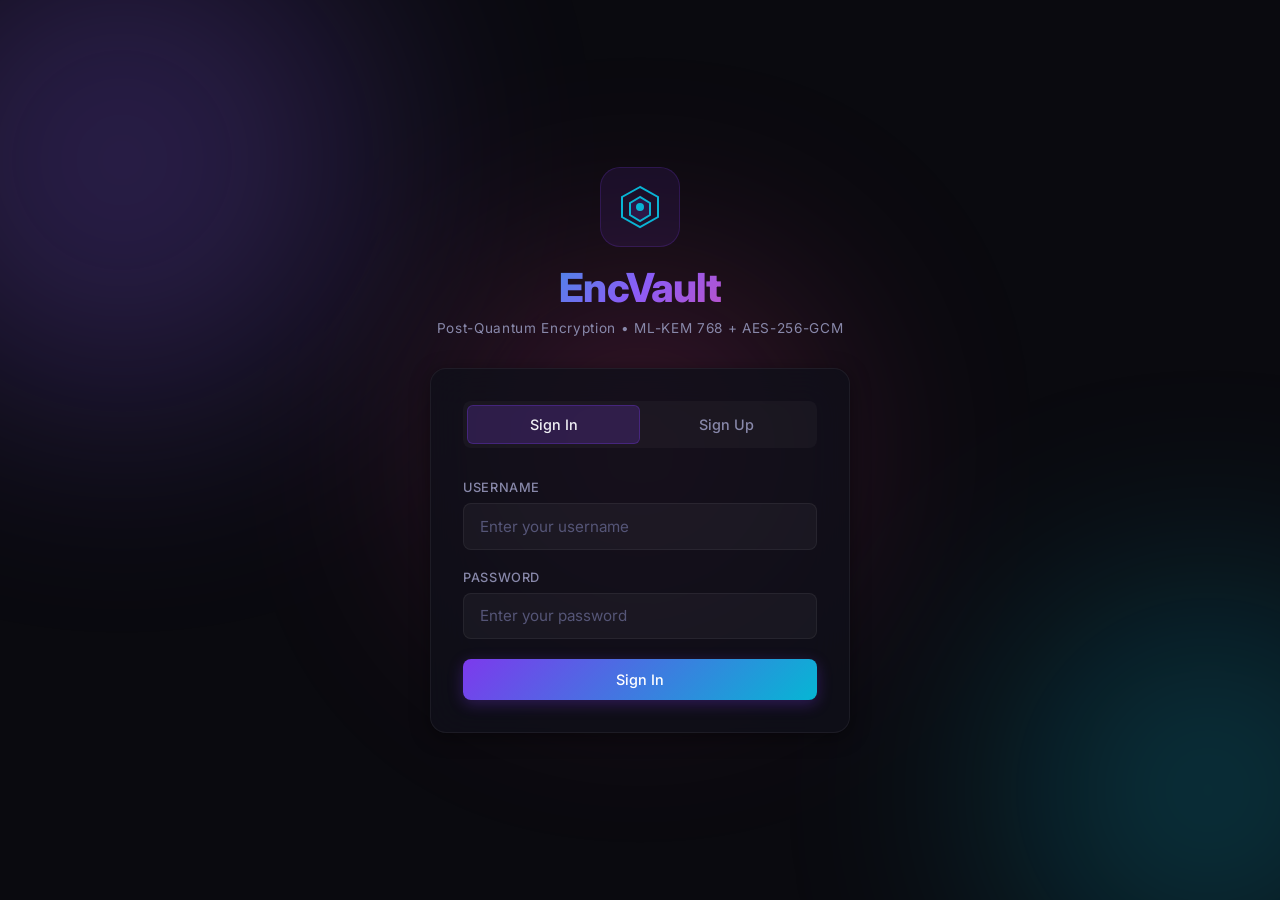
<file: static/index.html>
<!DOCTYPE html>
<html lang="en">
<head>
    <meta charset="UTF-8">
    <meta name="viewport" content="width=device-width, initial-scale=1.0">
    <title>EncVault — Post-Quantum Encryption</title>
    <meta name="description" content="Secure file encryption using ML-KEM 768 + AES-256-GCM post-quantum cryptography">
    <link rel="preconnect" href="https://fonts.googleapis.com">
    <link rel="preconnect" href="https://fonts.gstatic.com" crossorigin>
    <link href="https://fonts.googleapis.com/css2?family=Inter:wght@300;400;500;600;700;800&family=JetBrains+Mono:wght@400;500&display=swap" rel="stylesheet">
    <link rel="stylesheet" href="style.css">
</head>
<body>
    <!-- ═══ Animated Background ═══ -->
    <div class="bg-orbs">
        <div class="orb orb-1"></div>
        <div class="orb orb-2"></div>
        <div class="orb orb-3"></div>
    </div>

    <!-- ═══ AUTH VIEW ═══ -->
    <div id="auth-view" class="view active">
        <div class="auth-container">
            <div class="auth-logo">
                <div class="logo-icon">
                    <svg width="48" height="48" viewBox="0 0 48 48" fill="none">
                        <path d="M24 4L6 14v20l18 10 18-10V14L24 4z" stroke="url(#grad1)" stroke-width="2" fill="none"/>
                        <path d="M24 14l-10 6v12l10 6 10-6V20l-10-6z" stroke="url(#grad1)" stroke-width="2" fill="rgba(124,58,237,0.15)"/>
                        <circle cx="24" cy="24" r="4" fill="url(#grad1)"/>
                        <defs>
                            <linearGradient id="grad1" x1="0" y1="0" x2="48" y2="48">
                                <stop offset="0%" stop-color="#06b6d4"/>
                                <stop offset="50%" stop-color="#8b5cf6"/>
                                <stop offset="100%" stop-color="#ec4899"/>
                            </linearGradient>
                        </defs>
                    </svg>
                </div>
                <h1 class="logo-text">EncVault</h1>
                <p class="logo-subtitle">Post-Quantum Encryption • ML-KEM 768 + AES-256-GCM</p>
            </div>

            <div class="auth-card glass-card">
                <div class="auth-tabs">
                    <button id="tab-login" class="auth-tab active" onclick="switchAuthTab('login')">Sign In</button>
                    <button id="tab-signup" class="auth-tab" onclick="switchAuthTab('signup')">Sign Up</button>
                    <div class="tab-indicator" id="tab-indicator"></div>
                </div>

                <form id="auth-form" onsubmit="handleAuth(event)">
                    <div class="form-group">
                        <label for="auth-username">Username</label>
                        <input type="text" id="auth-username" placeholder="Enter your username" required autocomplete="username">
                    </div>
                    <div class="form-group">
                        <label for="auth-password">Password</label>
                        <input type="password" id="auth-password" placeholder="Enter your password" required autocomplete="current-password">
                    </div>
                    <button type="submit" class="btn btn-primary btn-full" id="auth-submit-btn">
                        <span class="btn-text">Sign In</span>
                        <span class="btn-loader" style="display:none"></span>
                    </button>
                </form>

                <div id="auth-error" class="error-msg" style="display:none"></div>
                <div id="auth-success" class="success-msg" style="display:none"></div>
            </div>
        </div>
    </div>

    <!-- ═══ DASHBOARD VIEW ═══ -->
    <div id="dashboard-view" class="view">
        <!-- Navigation -->
        <nav class="nav-bar glass-card">
            <div class="nav-left">
                <div class="nav-logo">
                    <svg width="28" height="28" viewBox="0 0 48 48" fill="none">
                        <path d="M24 4L6 14v20l18 10 18-10V14L24 4z" stroke="url(#grad2)" stroke-width="2.5" fill="none"/>
                        <circle cx="24" cy="24" r="4" fill="url(#grad2)"/>
                        <defs>
                            <linearGradient id="grad2" x1="0" y1="0" x2="48" y2="48">
                                <stop offset="0%" stop-color="#06b6d4"/>
                                <stop offset="100%" stop-color="#8b5cf6"/>
                            </linearGradient>
                        </defs>
                    </svg>
                    <span>EncVault</span>
                </div>
            </div>
            <div class="nav-right">
                <div class="user-badge" id="user-badge">
                    <div class="user-avatar" id="user-avatar">?</div>
                    <span id="nav-username">User</span>
                </div>
                <button class="btn btn-ghost" onclick="handleLogout()" title="Sign Out">
                    <svg width="18" height="18" viewBox="0 0 24 24" fill="none" stroke="currentColor" stroke-width="2">
                        <path d="M9 21H5a2 2 0 0 1-2-2V5a2 2 0 0 1 2-2h4"/>
                        <polyline points="16,17 21,12 16,7"/>
                        <line x1="21" y1="12" x2="9" y2="12"/>
                    </svg>
                </button>
            </div>
        </nav>

        <!-- Key Info Banner -->
        <div class="key-banner glass-card" id="key-banner">
            <div class="key-banner-icon">
                <svg width="24" height="24" viewBox="0 0 24 24" fill="none" stroke="currentColor" stroke-width="2">
                    <path d="M21 2l-2 2m-7.61 7.61a5.5 5.5 0 1 1-7.778 7.778 5.5 5.5 0 0 1 7.777-7.777zm0 0L15.5 7.5m0 0l3 3L22 7l-3-3m-3.5 3.5L19 4"/>
                </svg>
            </div>
            <div class="key-banner-content">
                <h3>Your Encapsulation Key</h3>
                <p class="key-preview" id="key-preview">Loading...</p>
            </div>
            <button class="btn btn-ghost btn-sm" onclick="copyPublicKey()" id="copy-key-btn" title="Copy full public key">
                <svg width="16" height="16" viewBox="0 0 24 24" fill="none" stroke="currentColor" stroke-width="2">
                    <rect x="9" y="9" width="13" height="13" rx="2" ry="2"/>
                    <path d="M5 15H4a2 2 0 0 1-2-2V4a2 2 0 0 1 2-2h9a2 2 0 0 1 2 2v1"/>
                </svg>
                <span>Copy</span>
            </button>
        </div>

        <!-- Main Content -->
        <div class="dashboard-content">
            <!-- Sidebar Navigation -->
            <aside class="sidebar glass-card">
                <button class="sidebar-btn active" id="nav-encrypt" onclick="switchSection('encrypt')">
                    <svg width="20" height="20" viewBox="0 0 24 24" fill="none" stroke="currentColor" stroke-width="2">
                        <rect x="3" y="11" width="18" height="11" rx="2" ry="2"/>
                        <path d="M7 11V7a5 5 0 0 1 10 0v4"/>
                    </svg>
                    <span>Encrypt File</span>
                </button>
                <button class="sidebar-btn" id="nav-inbox" onclick="switchSection('inbox')">
                    <svg width="20" height="20" viewBox="0 0 24 24" fill="none" stroke="currentColor" stroke-width="2">
                        <polyline points="22,12 16,12 14,15 10,15 8,12 2,12"/>
                        <path d="M5.45 5.11L2 12v6a2 2 0 0 0 2 2h16a2 2 0 0 0 2-2v-6l-3.45-6.89A2 2 0 0 0 16.76 4H7.24a2 2 0 0 0-1.79 1.11z"/>
                    </svg>
                    <span>Inbox</span>
                    <span class="badge" id="inbox-badge" style="display:none">0</span>
                </button>
                <button class="sidebar-btn" id="nav-sent" onclick="switchSection('sent')">
                    <svg width="20" height="20" viewBox="0 0 24 24" fill="none" stroke="currentColor" stroke-width="2">
                        <line x1="22" y1="2" x2="11" y2="13"/>
                        <polygon points="22,2 15,22 11,13 2,9 22,2"/>
                    </svg>
                    <span>Sent</span>
                    <span class="badge" id="sent-badge" style="display:none">0</span>
                </button>
            </aside>

            <!-- Dynamic Sections -->
            <main class="main-panel">
                <!-- ENCRYPT SECTION -->
                <section id="section-encrypt" class="section active">
                    <div class="section-header">
                        <h2>Encrypt JSON File</h2>
                        <p>Upload a JSON file and encrypt it using post-quantum ML-KEM 768</p>
                    </div>

                    <div class="encrypt-form glass-card">
                        <div class="form-group">
                            <label>Recipient</label>
                            <div class="recipient-selector">
                                <label class="radio-card">
                                    <input type="radio" name="recipient-type" value="self" checked onchange="toggleRecipientSelect()">
                                    <div class="radio-card-body">
                                        <svg width="20" height="20" viewBox="0 0 24 24" fill="none" stroke="currentColor" stroke-width="2">
                                            <path d="M20 21v-2a4 4 0 0 0-4-4H8a4 4 0 0 0-4 4v2"/>
                                            <circle cx="12" cy="7" r="4"/>
                                        </svg>
                                        <span>Encrypt to Self</span>
                                    </div>
                                </label>
                                <label class="radio-card">
                                    <input type="radio" name="recipient-type" value="other" onchange="toggleRecipientSelect()">
                                    <div class="radio-card-body">
                                        <svg width="20" height="20" viewBox="0 0 24 24" fill="none" stroke="currentColor" stroke-width="2">
                                            <path d="M17 21v-2a4 4 0 0 0-4-4H5a4 4 0 0 0-4 4v2"/>
                                            <circle cx="9" cy="7" r="4"/>
                                            <path d="M23 21v-2a4 4 0 0 0-3-3.87"/>
                                            <path d="M16 3.13a4 4 0 0 1 0 7.75"/>
                                        </svg>
                                        <span>Encrypt to Other User</span>
                                    </div>
                                </label>
                            </div>
                        </div>

                        <div class="form-group" id="other-user-group" style="display:none">
                            <label for="recipient-select">Select Recipient</label>
                            <select id="recipient-select" class="form-select">
                                <option value="">Choose a user...</option>
                            </select>
                        </div>

                        <div class="form-group">
                            <label>JSON File</label>
                            <div class="dropzone" id="dropzone" onclick="document.getElementById('file-input').click()">
                                <input type="file" id="file-input" accept=".json" style="display:none" onchange="handleFileSelect(event)">
                                <div class="dropzone-content" id="dropzone-content">
                                    <svg width="48" height="48" viewBox="0 0 24 24" fill="none" stroke="currentColor" stroke-width="1.5" opacity="0.5">
                                        <path d="M21 15v4a2 2 0 0 1-2 2H5a2 2 0 0 1-2-2v-4"/>
                                        <polyline points="17,8 12,3 7,8"/>
                                        <line x1="12" y1="3" x2="12" y2="15"/>
                                    </svg>
                                    <p>Drop your JSON file here or <span class="dropzone-link">browse</span></p>
                                    <p class="dropzone-hint">Only .json files are supported</p>
                                </div>
                            </div>
                        </div>

                        <!-- JSON Preview -->
                        <div class="json-preview glass-card" id="json-preview" style="display:none">
                            <div class="json-preview-header">
                                <span class="json-filename" id="json-filename"></span>
                                <button class="btn btn-ghost btn-sm" onclick="clearFile()">
                                    <svg width="14" height="14" viewBox="0 0 24 24" fill="none" stroke="currentColor" stroke-width="2">
                                        <line x1="18" y1="6" x2="6" y2="18"/>
                                        <line x1="6" y1="6" x2="18" y2="18"/>
                                    </svg>
                                    Remove
                                </button>
                            </div>
                            <pre class="json-content" id="json-content"></pre>
                        </div>

                        <button class="btn btn-primary btn-full" id="encrypt-btn" onclick="handleEncrypt()" disabled>
                            <svg width="18" height="18" viewBox="0 0 24 24" fill="none" stroke="currentColor" stroke-width="2">
                                <rect x="3" y="11" width="18" height="11" rx="2" ry="2"/>
                                <path d="M7 11V7a5 5 0 0 1 10 0v4"/>
                            </svg>
                            <span>Encrypt & Store</span>
                        </button>

                        <div id="encrypt-status" class="status-msg" style="display:none"></div>
                    </div>
                </section>

                <!-- INBOX SECTION -->
                <section id="section-inbox" class="section">
                    <div class="section-header">
                        <h2>Inbox — Encrypted for You</h2>
                        <p>Files encrypted for you. Download each of the 3 key shards and store them in separate locations. You'll need to upload any 2 of them to decrypt.</p>
                    </div>
                    <div id="inbox-list" class="file-list">
                        <div class="empty-state">
                            <svg width="64" height="64" viewBox="0 0 24 24" fill="none" stroke="currentColor" stroke-width="1" opacity="0.3">
                                <polyline points="22,12 16,12 14,15 10,15 8,12 2,12"/>
                                <path d="M5.45 5.11L2 12v6a2 2 0 0 0 2 2h16a2 2 0 0 0 2-2v-6l-3.45-6.89A2 2 0 0 0 16.76 4H7.24a2 2 0 0 0-1.79 1.11z"/>
                            </svg>
                            <p>No encrypted files in your inbox yet</p>
                        </div>
                    </div>
                </section>

                <!-- SENT SECTION -->
                <section id="section-sent" class="section">
                    <div class="section-header">
                        <h2>Sent — Encrypted by You</h2>
                        <p>Files you have encrypted and sent to yourself or other users</p>
                    </div>
                    <div id="sent-list" class="file-list">
                        <div class="empty-state">
                            <svg width="64" height="64" viewBox="0 0 24 24" fill="none" stroke="currentColor" stroke-width="1" opacity="0.3">
                                <line x1="22" y1="2" x2="11" y2="13"/>
                                <polygon points="22,2 15,22 11,13 2,9 22,2"/>
                            </svg>
                            <p>No files sent yet</p>
                        </div>
                    </div>
                </section>
            </main>
        </div>
    </div>

    <!-- ═══ DECRYPT MODAL (result viewer) ═══ -->
    <div class="modal-overlay" id="decrypt-modal" style="display:none">
        <div class="modal glass-card">
            <div class="modal-header">
                <h3>Decrypted Content</h3>
                <button class="btn btn-ghost btn-sm" onclick="closeModal()">
                    <svg width="18" height="18" viewBox="0 0 24 24" fill="none" stroke="currentColor" stroke-width="2">
                        <line x1="18" y1="6" x2="6" y2="18"/>
                        <line x1="6" y1="6" x2="18" y2="18"/>
                    </svg>
                </button>
            </div>
            <div class="modal-body">
                <div class="modal-filename" id="modal-filename"></div>
                <pre class="modal-content" id="modal-content"></pre>
            </div>
            <div class="modal-footer">
                <button class="btn btn-primary" onclick="downloadDecrypted()">
                    <svg width="16" height="16" viewBox="0 0 24 24" fill="none" stroke="currentColor" stroke-width="2">
                        <path d="M21 15v4a2 2 0 0 1-2 2H5a2 2 0 0 1-2-2v-4"/>
                        <polyline points="7,10 12,15 17,10"/>
                        <line x1="12" y1="15" x2="12" y2="3"/>
                    </svg>
                    Download JSON
                </button>
                <button class="btn btn-ghost" onclick="closeModal()">Close</button>
            </div>
        </div>
    </div>

    <!-- ═══ SHARD UPLOAD MODAL (decrypt step) ═══ -->
    <div class="modal-overlay" id="shard-upload-modal" style="display:none">
        <div class="modal glass-card">
            <div class="modal-header">
                <h3>Upload Key Shards to Decrypt</h3>
                <button class="btn btn-ghost btn-sm" onclick="closeShardModal()">
                    <svg width="18" height="18" viewBox="0 0 24 24" fill="none" stroke="currentColor" stroke-width="2">
                        <line x1="18" y1="6" x2="6" y2="18"/>
                        <line x1="6" y1="6" x2="18" y2="18"/>
                    </svg>
                </button>
            </div>
            <div class="modal-body">
                <div class="modal-filename" id="shard-modal-filename"></div>
                <p class="shard-instructions">
                    This file's key was split using <strong>Shamir Secret Sharing</strong>
                    (<span id="shard-threshold-label">2-of-3</span>). Upload at least
                    <strong><span id="shard-required-count">2</span></strong> distinct shard
                    files you previously downloaded from your storage locations.
                </p>

                <div class="dropzone" id="shard-dropzone" onclick="document.getElementById('shard-file-input').click()">
                    <input type="file" id="shard-file-input" accept=".json" multiple style="display:none" onchange="handleShardFilesSelect(event)">
                    <div class="dropzone-content">
                        <svg width="40" height="40" viewBox="0 0 24 24" fill="none" stroke="currentColor" stroke-width="1.5" opacity="0.5">
                            <path d="M21 15v4a2 2 0 0 1-2 2H5a2 2 0 0 1-2-2v-4"/>
                            <polyline points="17,8 12,3 7,8"/>
                            <line x1="12" y1="3" x2="12" y2="15"/>
                        </svg>
                        <p>Drop shard files here or <span class="dropzone-link">browse</span></p>
                        <p class="dropzone-hint">Select 2 or more shard .json files</p>
                    </div>
                </div>

                <div class="shard-list" id="shard-staging-list"></div>

                <div id="shard-upload-status" class="status-msg" style="display:none"></div>
            </div>
            <div class="modal-footer">
                <button class="btn btn-primary" id="shard-submit-btn" onclick="submitShardDecrypt()" disabled>
                    <svg width="16" height="16" viewBox="0 0 24 24" fill="none" stroke="currentColor" stroke-width="2">
                        <rect x="3" y="11" width="18" height="11" rx="2" ry="2"/>
                        <path d="M7 11V7a5 5 0 0 1 9.9-1"/>
                    </svg>
                    <span>Reconstruct &amp; Decrypt</span>
                </button>
                <button class="btn btn-ghost" onclick="closeShardModal()">Cancel</button>
            </div>
        </div>
    </div>

    <script src="app.js"></script>
</body>
</html>
</file>
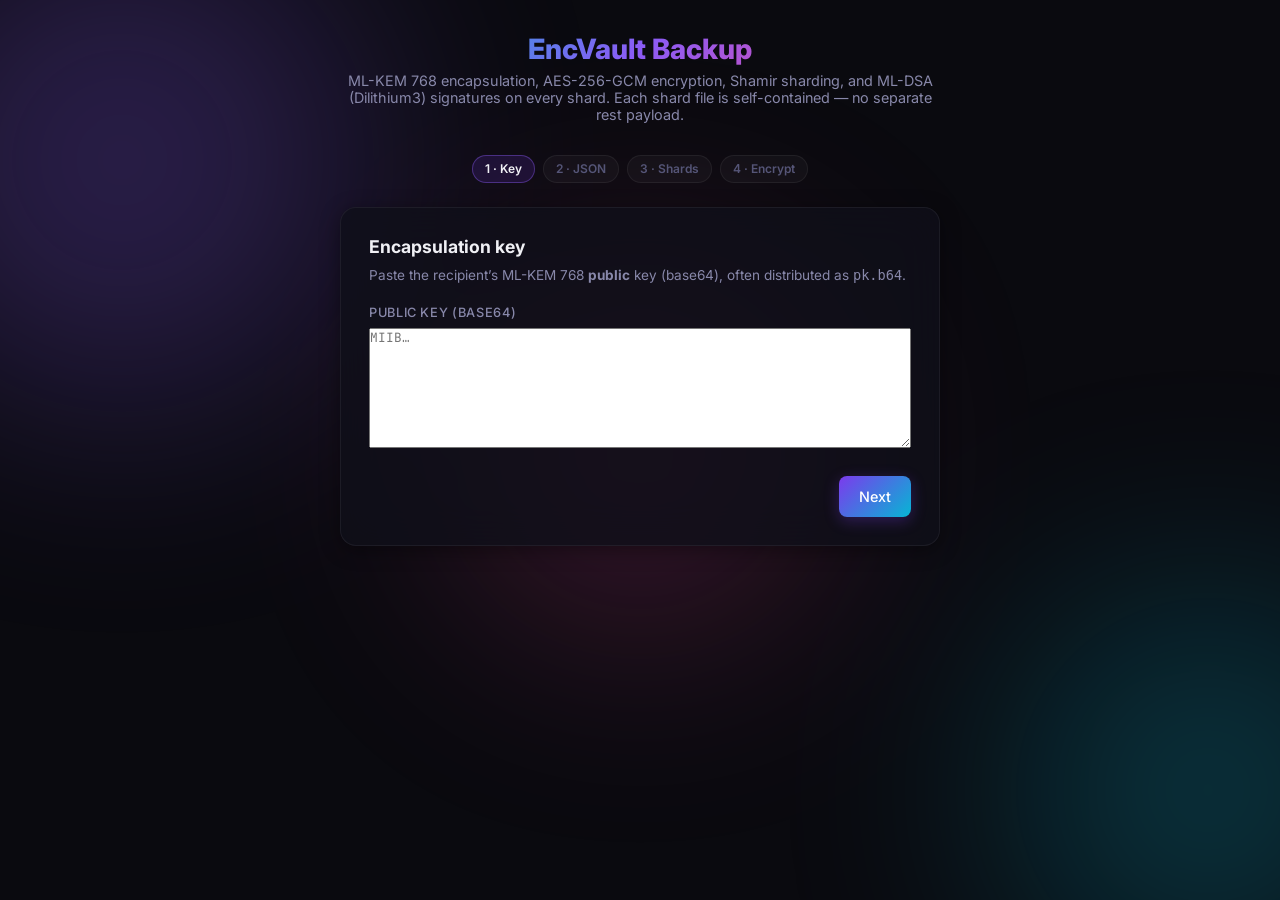
<file: static_backup/index.html>
<!DOCTYPE html>
<html lang="en">
<head>
    <meta charset="UTF-8">
    <meta name="viewport" content="width=device-width, initial-scale=1.0">
    <title>EncVault — Backup Tool</title>
    <link rel="preconnect" href="https://fonts.googleapis.com">
    <link rel="preconnect" href="https://fonts.gstatic.com" crossorigin>
    <link href="https://fonts.googleapis.com/css2?family=Inter:wght@400;500;600;700;800&family=JetBrains+Mono:wght@400;500&display=swap" rel="stylesheet">
    <link rel="stylesheet" href="style.css">
</head>
<body>
    <div class="bg-orbs">
        <div class="orb orb-1"></div>
        <div class="orb orb-2"></div>
        <div class="orb orb-3"></div>
    </div>

    <div class="tool-shell">
        <header class="tool-header">
            <h1>EncVault Backup</h1>
            <p>ML-KEM 768 encapsulation, AES-256-GCM encryption, Shamir sharding, and ML-DSA (Dilithium3) signatures on every shard. Each shard file is self-contained — no separate rest payload.</p>
        </header>

        <div class="steps-bar">
            <span class="step-pill active" data-step="1">1 · Key</span>
            <span class="step-pill" data-step="2">2 · JSON</span>
            <span class="step-pill" data-step="3">3 · Shards</span>
            <span class="step-pill" data-step="4">4 · Encrypt</span>
        </div>

        <section id="panel-1" class="glass-card step-panel">
            <h2>Encapsulation key</h2>
            <p class="step-desc">Paste the recipient’s ML-KEM 768 <strong>public</strong> key (base64), often distributed as <code>pk.b64</code>.</p>
            <div class="form-group">
                <label for="pk-input">Public key (base64)</label>
                <textarea id="pk-input" class="pk-input" placeholder="MIIB…"></textarea>
            </div>
            <div class="step-actions">
                <button type="button" class="btn btn-primary" onclick="goStep(2)">Next</button>
            </div>
        </section>

        <section id="panel-2" class="glass-card step-panel" style="display:none">
            <h2>JSON to encrypt</h2>
            <p class="step-desc">Upload the JSON file to protect. After encryption you download only signed shard files.</p>
            <div class="form-group">
                <label>File</label>
                <div class="dropzone" id="json-drop" onclick="document.getElementById('json-file').click()">
                    <input type="file" id="json-file" accept=".json,application/json" style="display:none">
                    <div class="dropzone-content">
                        <p>Drop a <code>.json</code> file here or <span class="dropzone-link">browse</span></p>
                        <p class="dropzone-hint" id="json-name-hint">No file selected</p>
                    </div>
                </div>
            </div>
            <div class="step-actions">
                <button type="button" class="btn btn-ghost" onclick="goStep(1)">Back</button>
                <button type="button" class="btn btn-primary" id="btn-next-2" disabled onclick="goStep(3)">Next</button>
            </div>
        </section>

        <section id="panel-3" class="glass-card step-panel" style="display:none">
            <h2>Shamir parameters &amp; passphrase</h2>
            <p class="step-desc">Choose total shards and threshold. Enter the backup passphrase you were given — it is combined with an internal key to encrypt your file (the passphrase is never stored in shards).</p>
            <div class="form-group">
                <label for="passphrase-input">Backup passphrase</label>
                <input type="password" id="passphrase-input" class="pk-input" style="min-height:2.5rem" placeholder="Enter your passphrase" autocomplete="off">
                <p id="passphrase-status" class="dropzone-hint">Required: this passphrase is part of the file-encryption key derivation shown in the backup flow.</p>
            </div>
            <div class="row-2">
                <div class="form-group">
                    <label for="total-shards">Total shards</label>
                    <input type="number" id="total-shards" min="1" max="255" value="3">
                </div>
                <div class="form-group">
                    <label for="threshold">Threshold</label>
                    <input type="number" id="threshold" min="1" max="255" value="2">
                </div>
            </div>
            <p id="shard-hint" class="shard-meta" style="display:none"></p>
            <div class="step-actions">
                <button type="button" class="btn btn-ghost" onclick="goStep(2)">Back</button>
                <button type="button" class="btn btn-primary" id="btn-next-3" onclick="validateShardingAndGo()">Next</button>
            </div>
        </section>

        <section id="panel-4" class="glass-card step-panel" style="display:none">
            <h2>Encrypt &amp; download signed shards</h2>
            <p class="step-desc">A fresh Dilithium3 signing keypair is generated when you open this step. Save the <strong>signing public key</strong> — recovery requires it to verify every shard.</p>

            <div id="sign-key-area" class="form-group" style="display:none">
                <label>Signing public key (base64) — for recovery verification</label>
                <textarea id="sign-pk-display" class="pk-input" readonly rows="4"></textarea>
                <div class="row-2" style="margin-top:0.75rem">
                    <button type="button" class="btn btn-ghost btn-sm" id="copy-sign-pk-btn">Copy public key</button>
                    <button type="button" class="btn btn-ghost btn-sm" id="dl-sign-pk-btn">Download sign_pk.b64</button>
                </div>
            </div>
            <p id="sign-key-status" class="shard-meta">Preparing signing keys…</p>

            <div id="encrypt-status" class="status-msg" style="display:none"></div>
            <div id="dl-area" style="display:none">
                <p class="step-desc" style="margin-top:1rem">Store each shard and the signing public key in separate safe locations. Every shard embeds the encrypted payload and carries an ML-DSA signature.</p>
                <div class="dl-list" id="dl-list"></div>
            </div>
            <div class="step-actions">
                <button type="button" class="btn btn-ghost" onclick="goStep(3)">Back</button>
                <button type="button" class="btn btn-primary" id="encrypt-run-btn" disabled onclick="runEncrypt()">Encrypt &amp; prepare downloads</button>
                <button type="button" class="btn btn-ghost" onclick="resetWizard()">Start over</button>
            </div>
        </section>
    </div>

    <script src="app.js"></script>
</body>
</html>
</file>
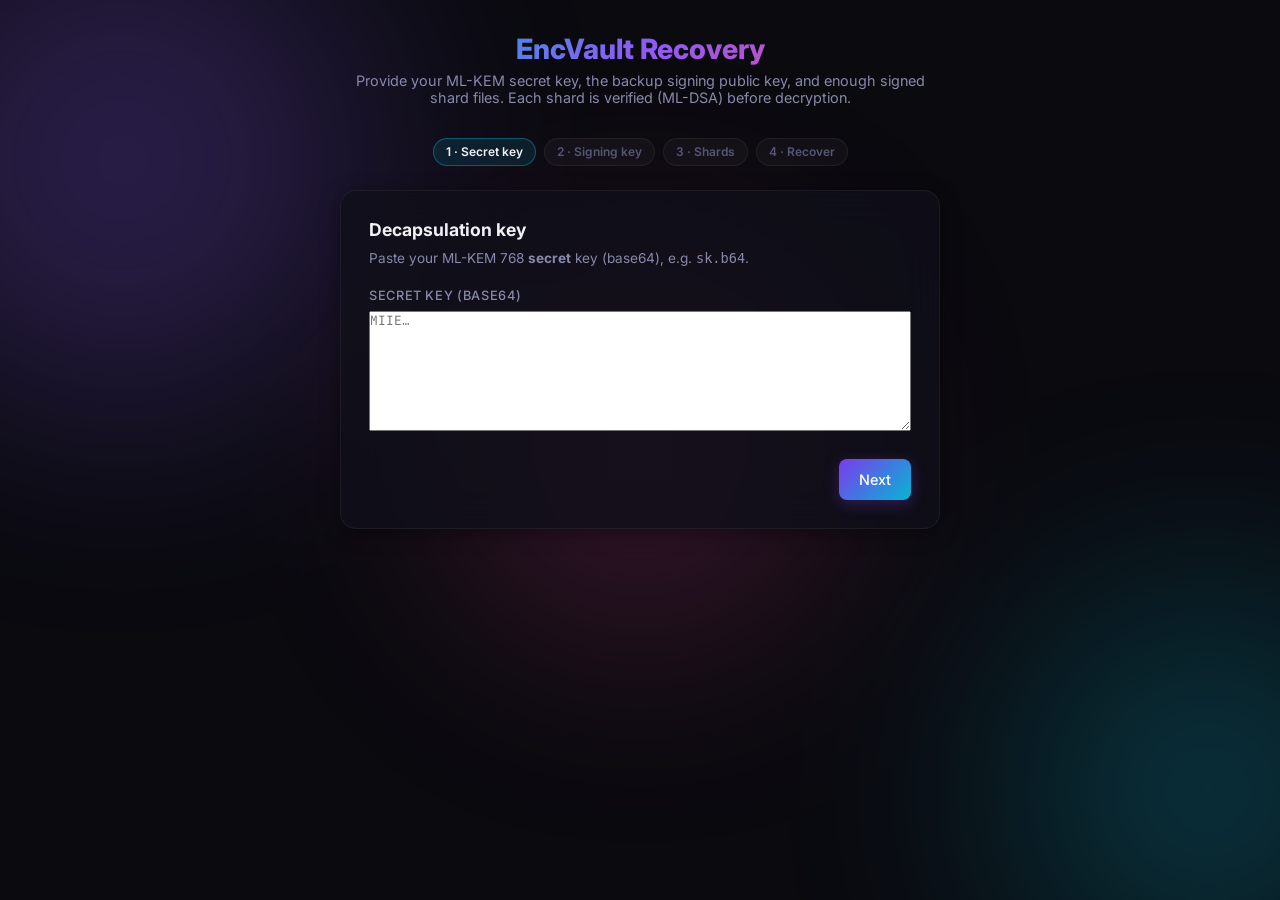
<file: static_recovery/index.html>
<!DOCTYPE html>
<html lang="en">
<head>
    <meta charset="UTF-8">
    <meta name="viewport" content="width=device-width, initial-scale=1.0">
    <title>EncVault — Recovery Tool</title>
    <link rel="preconnect" href="https://fonts.googleapis.com">
    <link rel="preconnect" href="https://fonts.gstatic.com" crossorigin>
    <link href="https://fonts.googleapis.com/css2?family=Inter:wght@400;500;600;700;800&family=JetBrains+Mono:wght@400;500&display=swap" rel="stylesheet">
    <link rel="stylesheet" href="style.css">
</head>
<body>
    <div class="bg-orbs">
        <div class="orb orb-1"></div>
        <div class="orb orb-2"></div>
        <div class="orb orb-3"></div>
    </div>

    <div class="tool-shell">
        <header class="tool-header">
            <h1>EncVault Recovery</h1>
            <p>Provide your ML-KEM secret key, the backup signing public key, and enough signed shard files. Each shard is verified (ML-DSA) before decryption.</p>
        </header>

        <div class="steps-bar">
            <span class="step-pill active" data-step="1">1 · Secret key</span>
            <span class="step-pill" data-step="2">2 · Signing key</span>
            <span class="step-pill" data-step="3">3 · Shards</span>
            <span class="step-pill" data-step="4">4 · Recover</span>
        </div>

        <section id="panel-1" class="glass-card step-panel">
            <h2>Decapsulation key</h2>
            <p class="step-desc">Paste your ML-KEM 768 <strong>secret</strong> key (base64), e.g. <code>sk.b64</code>.</p>
            <div class="form-group">
                <label for="sk-input">Secret key (base64)</label>
                <textarea id="sk-input" class="pk-input" placeholder="MIIE…"></textarea>
            </div>
            <div class="step-actions">
                <button type="button" class="btn btn-primary" onclick="goStep(2)">Next</button>
            </div>
        </section>

        <section id="panel-2" class="glass-card step-panel" style="display:none">
            <h2>Signing public key</h2>
            <p class="step-desc">Paste or upload the Dilithium3 signing public key from backup (<code>sign_pk.b64</code>). Used to verify every shard before decryption.</p>
            <div class="form-group">
                <label for="sign-pk-input">Signing public key (base64)</label>
                <textarea id="sign-pk-input" class="pk-input" placeholder="Signing public key from backup"></textarea>
            </div>
            <div class="form-group">
                <label>Or upload sign_pk.b64</label>
                <input type="file" id="sign-pk-file" accept=".b64,.json,.txt" />
            </div>
            <div class="step-actions">
                <button type="button" class="btn btn-ghost" onclick="goStep(1)">Back</button>
                <button type="button" class="btn btn-primary" id="btn-next-sign-pk" onclick="goStep(3)">Next</button>
            </div>
        </section>

        <section id="panel-3" class="glass-card step-panel" style="display:none">
            <h2>Signed shard files</h2>
            <p class="step-desc" id="shard-upload-desc">Upload one signed shard JSON, click <strong>Verify shard</strong>, then upload the remaining shards until you have at least the threshold.</p>

            <div class="form-group">
                <label>Add shard file</label>
                <div class="dropzone" id="shard-drop" onclick="document.getElementById('shard-file').click()">
                    <input type="file" id="shard-file" accept=".json,application/json" style="display:none">
                    <div class="dropzone-content">
                        <p>Drop a signed shard JSON here or <span class="dropzone-link">browse</span></p>
                        <p class="dropzone-hint" id="shard-pending-hint">No file selected</p>
                    </div>
                </div>
            </div>

            <div class="step-actions" style="margin-bottom:1rem">
                <button type="button" class="btn btn-primary" id="verify-shard-btn" disabled onclick="verifyPendingShard()">Verify shard</button>
            </div>

            <p id="backup-meta" class="shard-meta" style="display:none"></p>
            <div id="verify-status" class="status-msg" style="display:none"></div>
            <div class="shard-list" id="shard-staging"></div>
            <p class="dropzone-hint" id="shard-count-hint">0 verified shard(s)</p>

            <div class="step-actions">
                <button type="button" class="btn btn-ghost" onclick="goStep(2)">Back</button>
                <button type="button" class="btn btn-primary" id="btn-next-shards" disabled onclick="goStep(4)">Next</button>
            </div>
        </section>

        <section id="panel-4" class="glass-card step-panel" style="display:none">
            <h2>Recover plaintext</h2>
            <p class="step-desc">Enter the same backup passphrase you used when encrypting. Decryption runs locally after all required shards are verified.</p>
            <div class="form-group">
                <label for="passphrase-input">Backup passphrase</label>
                <input type="password" id="passphrase-input" class="pk-input" style="min-height:2.5rem" placeholder="Passphrase from backup" autocomplete="off">
                <p id="passphrase-status" class="dropzone-hint">Required: without the backup passphrase, the encrypted file key cannot be derived for recovery.</p>
            </div>
            <div id="decrypt-status" class="status-msg" style="display:none"></div>
            <pre id="result-preview" class="modal-content" style="display:none; margin-top:1rem; max-height:280px;"></pre>
            <div class="step-actions">
                <button type="button" class="btn btn-ghost" onclick="goStep(3)">Back</button>
                <button type="button" class="btn btn-primary" id="decrypt-btn" onclick="runDecrypt()">Decrypt</button>
                <button type="button" class="btn btn-success" id="dl-plain-btn" style="display:none" onclick="downloadPlain()">Download JSON</button>
                <button type="button" class="btn btn-ghost" onclick="resetRecovery()">Start over</button>
            </div>
        </section>
    </div>

    <script src="app.js"></script>
</body>
</html>
</file>
<file: static/style.css>
/* ═══ EncVault — Premium Dark Theme ═══ */

:root {
    --bg-dark: #0a0a0f;
    --bg-card: rgba(15, 15, 25, 0.8);
    --bg-card-hover: rgba(20, 20, 35, 0.9);
    --glass-border: rgba(255, 255, 255, 0.06);
    --glass-border-hover: rgba(255, 255, 255, 0.12);
    --text-primary: #f0f0f5;
    --text-secondary: #8888aa;
    --text-muted: #555577;
    --accent-cyan: #06b6d4;
    --accent-violet: #8b5cf6;
    --accent-pink: #ec4899;
    --accent-green: #10b981;
    --accent-red: #ef4444;
    --accent-amber: #f59e0b;
    --gradient-primary: linear-gradient(135deg, #06b6d4, #8b5cf6, #ec4899);
    --gradient-btn: linear-gradient(135deg, #7c3aed, #06b6d4);
    --radius-sm: 8px;
    --radius-md: 12px;
    --radius-lg: 16px;
    --radius-xl: 20px;
    --shadow-sm: 0 2px 8px rgba(0, 0, 0, 0.3);
    --shadow-md: 0 4px 20px rgba(0, 0, 0, 0.4);
    --shadow-lg: 0 8px 40px rgba(0, 0, 0, 0.5);
    --shadow-glow: 0 0 30px rgba(124, 58, 237, 0.15);
    --transition: 0.3s cubic-bezier(0.4, 0, 0.2, 1);
    --font-sans: 'Inter', -apple-system, BlinkMacSystemFont, sans-serif;
    --font-mono: 'JetBrains Mono', 'Fira Code', monospace;
}

*, *::before, *::after {
    margin: 0;
    padding: 0;
    box-sizing: border-box;
}

html { font-size: 16px; }

body {
    font-family: var(--font-sans);
    background: var(--bg-dark);
    color: var(--text-primary);
    min-height: 100vh;
    overflow-x: hidden;
    -webkit-font-smoothing: antialiased;
}

/* ═══ Animated Background Orbs ═══ */

.bg-orbs {
    position: fixed;
    inset: 0;
    pointer-events: none;
    z-index: 0;
    overflow: hidden;
}

.orb {
    position: absolute;
    border-radius: 50%;
    filter: blur(120px);
    opacity: 0.25;
    animation: float 20s infinite ease-in-out;
}

.orb-1 {
    width: 500px; height: 500px;
    background: var(--accent-violet);
    top: -10%; left: -10%;
    animation-delay: 0s;
}

.orb-2 {
    width: 400px; height: 400px;
    background: var(--accent-cyan);
    bottom: -10%; right: -10%;
    animation-delay: -7s;
}

.orb-3 {
    width: 350px; height: 350px;
    background: var(--accent-pink);
    top: 50%; left: 50%;
    transform: translate(-50%, -50%);
    animation-delay: -14s;
}

@keyframes float {
    0%, 100% { transform: translate(0, 0) scale(1); }
    25% { transform: translate(40px, -30px) scale(1.05); }
    50% { transform: translate(-20px, 40px) scale(0.95); }
    75% { transform: translate(30px, 20px) scale(1.02); }
}

/* ═══ Views ═══ */

.view { display: none; position: relative; z-index: 1; }
.view.active { display: block; }

/* ═══ Glass Card ═══ */

.glass-card {
    background: var(--bg-card);
    border: 1px solid var(--glass-border);
    border-radius: var(--radius-lg);
    backdrop-filter: blur(20px);
    -webkit-backdrop-filter: blur(20px);
    box-shadow: var(--shadow-md);
    transition: border-color var(--transition), box-shadow var(--transition);
}

.glass-card:hover {
    border-color: var(--glass-border-hover);
}

/* ═══ Auth View ═══ */

.auth-container {
    min-height: 100vh;
    display: flex;
    flex-direction: column;
    align-items: center;
    justify-content: center;
    padding: 2rem;
    gap: 2rem;
}

.auth-logo { text-align: center; }

.logo-icon {
    display: inline-flex;
    align-items: center;
    justify-content: center;
    width: 80px; height: 80px;
    border-radius: 20px;
    background: rgba(124, 58, 237, 0.1);
    border: 1px solid rgba(124, 58, 237, 0.2);
    margin-bottom: 1rem;
    animation: pulse-glow 3s infinite ease-in-out;
}

@keyframes pulse-glow {
    0%, 100% { box-shadow: 0 0 20px rgba(124, 58, 237, 0.1); }
    50% { box-shadow: 0 0 40px rgba(124, 58, 237, 0.25); }
}

.logo-text {
    font-size: 2.5rem;
    font-weight: 800;
    background: var(--gradient-primary);
    -webkit-background-clip: text;
    -webkit-text-fill-color: transparent;
    background-clip: text;
    letter-spacing: -0.02em;
}

.logo-subtitle {
    color: var(--text-secondary);
    font-size: 0.85rem;
    margin-top: 0.5rem;
    letter-spacing: 0.05em;
}

.auth-card {
    width: 100%;
    max-width: 420px;
    padding: 2rem;
}

.auth-tabs {
    display: flex;
    position: relative;
    margin-bottom: 2rem;
    background: rgba(255, 255, 255, 0.03);
    border-radius: var(--radius-sm);
    padding: 4px;
}

.auth-tab {
    flex: 1;
    padding: 0.7rem 1rem;
    background: none;
    border: none;
    color: var(--text-secondary);
    font-family: var(--font-sans);
    font-weight: 500;
    font-size: 0.9rem;
    cursor: pointer;
    border-radius: 6px;
    transition: color var(--transition);
    z-index: 1;
    position: relative;
}

.auth-tab.active {
    color: var(--text-primary);
}

.tab-indicator {
    position: absolute;
    top: 4px;
    left: 4px;
    width: calc(50% - 4px);
    height: calc(100% - 8px);
    background: rgba(124, 58, 237, 0.2);
    border: 1px solid rgba(124, 58, 237, 0.3);
    border-radius: 6px;
    transition: transform var(--transition);
}

.tab-indicator.signup {
    transform: translateX(100%);
}

/* ═══ Form Elements ═══ */

.form-group {
    margin-bottom: 1.25rem;
}

.form-group label {
    display: block;
    font-size: 0.8rem;
    font-weight: 500;
    color: var(--text-secondary);
    margin-bottom: 0.5rem;
    text-transform: uppercase;
    letter-spacing: 0.05em;
}

input[type="text"],
input[type="password"],
.form-select {
    width: 100%;
    padding: 0.8rem 1rem;
    background: rgba(255, 255, 255, 0.04);
    border: 1px solid var(--glass-border);
    border-radius: var(--radius-sm);
    color: var(--text-primary);
    font-family: var(--font-sans);
    font-size: 0.95rem;
    transition: border-color var(--transition), box-shadow var(--transition);
    outline: none;
}

input:focus,
.form-select:focus {
    border-color: var(--accent-violet);
    box-shadow: 0 0 0 3px rgba(139, 92, 246, 0.15);
}

input::placeholder {
    color: var(--text-muted);
}

.form-select {
    appearance: none;
    background-image: url("data:image/svg+xml,%3Csvg width='12' height='8' viewBox='0 0 12 8' fill='none' xmlns='http://www.w3.org/2000/svg'%3E%3Cpath d='M1 1L6 6L11 1' stroke='%238888aa' stroke-width='2' stroke-linecap='round'/%3E%3C/svg%3E");
    background-repeat: no-repeat;
    background-position: right 1rem center;
    padding-right: 2.5rem;
    cursor: pointer;
}

.form-select option {
    background: #1a1a2e;
    color: var(--text-primary);
}

/* ═══ Buttons ═══ */

.btn {
    display: inline-flex;
    align-items: center;
    gap: 0.5rem;
    padding: 0.75rem 1.25rem;
    border: none;
    border-radius: var(--radius-sm);
    font-family: var(--font-sans);
    font-weight: 500;
    font-size: 0.9rem;
    cursor: pointer;
    transition: all var(--transition);
    white-space: nowrap;
}

.btn-primary {
    background: var(--gradient-btn);
    color: white;
    box-shadow: 0 4px 15px rgba(124, 58, 237, 0.3);
}

.btn-primary:hover:not(:disabled) {
    box-shadow: 0 6px 25px rgba(124, 58, 237, 0.45);
    transform: translateY(-1px);
}

.btn-primary:disabled {
    opacity: 0.4;
    cursor: not-allowed;
}

.btn-ghost {
    background: transparent;
    color: var(--text-secondary);
    border: 1px solid transparent;
}

.btn-ghost:hover {
    color: var(--text-primary);
    background: rgba(255, 255, 255, 0.05);
    border-color: var(--glass-border);
}

.btn-sm {
    padding: 0.4rem 0.75rem;
    font-size: 0.8rem;
}

.btn-full { width: 100%; justify-content: center; }

.btn-danger {
    background: rgba(239, 68, 68, 0.15);
    color: var(--accent-red);
    border: 1px solid rgba(239, 68, 68, 0.3);
}

.btn-danger:hover {
    background: rgba(239, 68, 68, 0.25);
}

.btn-success {
    background: rgba(16, 185, 129, 0.15);
    color: var(--accent-green);
    border: 1px solid rgba(16, 185, 129, 0.3);
}

.btn-success:hover {
    background: rgba(16, 185, 129, 0.25);
}

.btn-loader {
    width: 18px; height: 18px;
    border: 2px solid rgba(255,255,255,0.3);
    border-top-color: white;
    border-radius: 50%;
    animation: spin 0.7s linear infinite;
}

@keyframes spin { to { transform: rotate(360deg); } }

/* ═══ Messages ═══ */

.error-msg, .success-msg, .status-msg {
    margin-top: 1rem;
    padding: 0.75rem 1rem;
    border-radius: var(--radius-sm);
    font-size: 0.85rem;
    animation: fadeIn 0.3s ease;
}

.error-msg {
    background: rgba(239, 68, 68, 0.1);
    border: 1px solid rgba(239, 68, 68, 0.3);
    color: #fca5a5;
}

.success-msg {
    background: rgba(16, 185, 129, 0.1);
    border: 1px solid rgba(16, 185, 129, 0.3);
    color: #6ee7b7;
}

.status-msg {
    background: rgba(6, 182, 212, 0.1);
    border: 1px solid rgba(6, 182, 212, 0.3);
    color: #67e8f9;
}

.status-msg.error {
    background: rgba(239, 68, 68, 0.1);
    border-color: rgba(239, 68, 68, 0.3);
    color: #fca5a5;
}

.status-msg.success {
    background: rgba(16, 185, 129, 0.1);
    border-color: rgba(16, 185, 129, 0.3);
    color: #6ee7b7;
}

@keyframes fadeIn {
    from { opacity: 0; transform: translateY(-5px); }
    to { opacity: 1; transform: translateY(0); }
}

/* ═══ Navigation Bar ═══ */

.nav-bar {
    display: flex;
    align-items: center;
    justify-content: space-between;
    padding: 0.75rem 1.5rem;
    margin: 1rem 1.5rem 0;
    border-radius: var(--radius-lg);
}

.nav-left, .nav-right {
    display: flex;
    align-items: center;
    gap: 1rem;
}

.nav-logo {
    display: flex;
    align-items: center;
    gap: 0.6rem;
    font-weight: 700;
    font-size: 1.1rem;
    background: var(--gradient-primary);
    -webkit-background-clip: text;
    -webkit-text-fill-color: transparent;
    background-clip: text;
}

.user-badge {
    display: flex;
    align-items: center;
    gap: 0.6rem;
    padding: 0.3rem 0.75rem 0.3rem 0.3rem;
    background: rgba(255, 255, 255, 0.04);
    border-radius: 100px;
    border: 1px solid var(--glass-border);
}

.user-avatar {
    width: 32px; height: 32px;
    border-radius: 50%;
    background: var(--gradient-btn);
    display: flex;
    align-items: center;
    justify-content: center;
    font-weight: 600;
    font-size: 0.85rem;
    color: white;
}

#nav-username {
    font-size: 0.85rem;
    font-weight: 500;
    color: var(--text-primary);
}

/* ═══ Key Banner ═══ */

.key-banner {
    display: flex;
    align-items: center;
    gap: 1rem;
    padding: 1rem 1.5rem;
    margin: 1rem 1.5rem 0;
    border: 1px solid rgba(6, 182, 212, 0.15);
    background: rgba(6, 182, 212, 0.04);
}

.key-banner-icon {
    width: 44px; height: 44px;
    display: flex;
    align-items: center;
    justify-content: center;
    background: rgba(6, 182, 212, 0.1);
    border-radius: var(--radius-sm);
    color: var(--accent-cyan);
    flex-shrink: 0;
}

.key-banner-content {
    flex: 1;
    min-width: 0;
}

.key-banner h3 {
    font-size: 0.8rem;
    font-weight: 600;
    color: var(--accent-cyan);
    text-transform: uppercase;
    letter-spacing: 0.05em;
    margin-bottom: 0.3rem;
}

.key-preview {
    font-family: var(--font-mono);
    font-size: 0.75rem;
    color: var(--text-secondary);
    white-space: nowrap;
    overflow: hidden;
    text-overflow: ellipsis;
}

/* ═══ Dashboard Layout ═══ */

.dashboard-content {
    display: flex;
    gap: 1rem;
    padding: 1rem 1.5rem 2rem;
    min-height: calc(100vh - 180px);
}

.sidebar {
    width: 220px;
    flex-shrink: 0;
    padding: 0.75rem;
    height: fit-content;
    position: sticky;
    top: 1rem;
}

.sidebar-btn {
    display: flex;
    align-items: center;
    gap: 0.6rem;
    width: 100%;
    padding: 0.75rem 1rem;
    background: none;
    border: none;
    border-radius: var(--radius-sm);
    color: var(--text-secondary);
    font-family: var(--font-sans);
    font-size: 0.9rem;
    font-weight: 500;
    cursor: pointer;
    transition: all var(--transition);
    position: relative;
}

.sidebar-btn:hover {
    color: var(--text-primary);
    background: rgba(255, 255, 255, 0.04);
}

.sidebar-btn.active {
    color: var(--text-primary);
    background: rgba(124, 58, 237, 0.12);
    border: 1px solid rgba(124, 58, 237, 0.2);
}

.sidebar-btn.active svg { color: var(--accent-violet); }

.badge {
    margin-left: auto;
    padding: 0.15rem 0.5rem;
    border-radius: 100px;
    font-size: 0.7rem;
    font-weight: 600;
    background: var(--accent-violet);
    color: white;
}

/* ═══ Main Panel ═══ */

.main-panel {
    flex: 1;
    min-width: 0;
}

.section { display: none; }
.section.active { display: block; animation: fadeIn 0.3s ease; }

.section-header {
    margin-bottom: 1.5rem;
}

.section-header h2 {
    font-size: 1.5rem;
    font-weight: 700;
    margin-bottom: 0.4rem;
    background: var(--gradient-primary);
    -webkit-background-clip: text;
    -webkit-text-fill-color: transparent;
    background-clip: text;
}

.section-header p {
    color: var(--text-secondary);
    font-size: 0.9rem;
}

/* ═══ Encrypt Form ═══ */

.encrypt-form {
    padding: 2rem;
}

.recipient-selector {
    display: flex;
    gap: 0.75rem;
}

.radio-card {
    flex: 1;
    cursor: pointer;
}

.radio-card input { display: none; }

.radio-card-body {
    display: flex;
    align-items: center;
    gap: 0.6rem;
    padding: 0.9rem 1rem;
    border: 1px solid var(--glass-border);
    border-radius: var(--radius-sm);
    color: var(--text-secondary);
    transition: all var(--transition);
    font-size: 0.9rem;
}

.radio-card input:checked + .radio-card-body {
    border-color: var(--accent-violet);
    background: rgba(124, 58, 237, 0.08);
    color: var(--text-primary);
    box-shadow: 0 0 0 3px rgba(139, 92, 246, 0.1);
}

.radio-card-body:hover {
    border-color: rgba(255, 255, 255, 0.12);
    background: rgba(255, 255, 255, 0.02);
}

/* ═══ Dropzone ═══ */

.dropzone {
    border: 2px dashed rgba(255, 255, 255, 0.1);
    border-radius: var(--radius-md);
    padding: 2.5rem;
    text-align: center;
    cursor: pointer;
    transition: all var(--transition);
}

.dropzone:hover, .dropzone.dragover {
    border-color: var(--accent-violet);
    background: rgba(124, 58, 237, 0.05);
}

.dropzone-content {
    display: flex;
    flex-direction: column;
    align-items: center;
    gap: 0.75rem;
    color: var(--text-secondary);
}

.dropzone-link {
    color: var(--accent-violet);
    text-decoration: underline;
    text-underline-offset: 2px;
}

.dropzone-hint {
    font-size: 0.75rem;
    color: var(--text-muted);
}

/* ═══ JSON Preview ═══ */

.json-preview {
    margin-bottom: 1.25rem;
    border: 1px solid rgba(16, 185, 129, 0.2);
    background: rgba(16, 185, 129, 0.03);
    overflow: hidden;
}

.json-preview-header {
    display: flex;
    align-items: center;
    justify-content: space-between;
    padding: 0.6rem 1rem;
    border-bottom: 1px solid rgba(16, 185, 129, 0.1);
}

.json-filename {
    font-family: var(--font-mono);
    font-size: 0.8rem;
    color: var(--accent-green);
}

.json-content {
    padding: 1rem;
    max-height: 200px;
    overflow: auto;
    font-family: var(--font-mono);
    font-size: 0.8rem;
    color: var(--text-secondary);
    line-height: 1.6;
    white-space: pre-wrap;
    word-break: break-all;
}

/* ═══ File List ═══ */

.file-list {
    display: flex;
    flex-direction: column;
    gap: 0.75rem;
}

.file-card {
    display: flex;
    align-items: center;
    gap: 1rem;
    padding: 1.25rem 1.5rem;
    border-radius: var(--radius-md);
    background: var(--bg-card);
    border: 1px solid var(--glass-border);
    transition: all var(--transition);
}

.file-card:hover {
    border-color: var(--glass-border-hover);
    box-shadow: var(--shadow-glow);
    transform: translateY(-1px);
}

.file-icon {
    width: 44px; height: 44px;
    display: flex;
    align-items: center;
    justify-content: center;
    border-radius: var(--radius-sm);
    flex-shrink: 0;
}

.file-icon.inbox-icon {
    background: rgba(6, 182, 212, 0.1);
    color: var(--accent-cyan);
}

.file-icon.sent-icon {
    background: rgba(139, 92, 246, 0.1);
    color: var(--accent-violet);
}

.file-info {
    flex: 1;
    min-width: 0;
}

.file-name {
    font-weight: 600;
    font-size: 0.95rem;
    margin-bottom: 0.3rem;
    color: var(--text-primary);
}

.file-meta {
    display: flex;
    align-items: center;
    gap: 0.75rem;
    font-size: 0.8rem;
    color: var(--text-secondary);
}

.file-meta-tag {
    display: inline-flex;
    align-items: center;
    gap: 0.3rem;
    padding: 0.15rem 0.5rem;
    border-radius: 100px;
    font-size: 0.7rem;
    font-weight: 500;
}

.tag-from {
    background: rgba(6, 182, 212, 0.1);
    color: var(--accent-cyan);
    border: 1px solid rgba(6, 182, 212, 0.2);
}

.tag-to {
    background: rgba(139, 92, 246, 0.1);
    color: var(--accent-violet);
    border: 1px solid rgba(139, 92, 246, 0.2);
}

.tag-shards {
    background: rgba(245, 158, 11, 0.1);
    color: var(--accent-amber);
    border: 1px solid rgba(245, 158, 11, 0.25);
}

.file-actions {
    display: flex;
    gap: 0.5rem;
    flex-shrink: 0;
}

.file-shard-actions {
    margin-top: 0.6rem;
    display: flex;
    align-items: center;
    flex-wrap: wrap;
    gap: 0.4rem;
}

.shard-actions-label {
    font-size: 0.7rem;
    color: var(--text-muted);
    text-transform: uppercase;
    letter-spacing: 0.05em;
    margin-right: 0.4rem;
}

.shard-dl-btn {
    border: 1px solid rgba(245, 158, 11, 0.25);
    color: var(--accent-amber);
    background: rgba(245, 158, 11, 0.06);
}

.shard-dl-btn:hover {
    background: rgba(245, 158, 11, 0.12);
    color: var(--accent-amber);
}

/* ═══ Shard Upload Modal ═══ */

.shard-instructions {
    color: var(--text-secondary);
    font-size: 0.85rem;
    line-height: 1.5;
    margin-bottom: 1rem;
    padding: 0.75rem 1rem;
    background: rgba(6, 182, 212, 0.05);
    border: 1px solid rgba(6, 182, 212, 0.15);
    border-radius: var(--radius-sm);
}

.shard-list {
    display: flex;
    flex-direction: column;
    gap: 0.5rem;
    margin-top: 1rem;
}

.shard-chip {
    display: flex;
    align-items: center;
    justify-content: space-between;
    padding: 0.6rem 0.9rem;
    background: rgba(139, 92, 246, 0.08);
    border: 1px solid rgba(139, 92, 246, 0.2);
    border-radius: var(--radius-sm);
    font-size: 0.85rem;
}

.shard-chip-info {
    display: flex;
    flex-direction: column;
    gap: 0.2rem;
    min-width: 0;
}

.shard-chip-index {
    font-weight: 600;
    color: var(--text-primary);
    font-size: 0.85rem;
}

.shard-chip-source {
    font-family: var(--font-mono);
    font-size: 0.7rem;
    color: var(--text-secondary);
    overflow: hidden;
    text-overflow: ellipsis;
    white-space: nowrap;
}

/* ═══ Empty State ═══ */

.empty-state {
    display: flex;
    flex-direction: column;
    align-items: center;
    gap: 1rem;
    padding: 4rem 2rem;
    text-align: center;
    color: var(--text-muted);
}

/* ═══ Modal ═══ */

.modal-overlay {
    position: fixed;
    inset: 0;
    background: rgba(0, 0, 0, 0.7);
    backdrop-filter: blur(8px);
    -webkit-backdrop-filter: blur(8px);
    display: flex;
    align-items: center;
    justify-content: center;
    z-index: 1000;
    padding: 2rem;
    animation: fadeIn 0.2s ease;
}

.modal {
    width: 100%;
    max-width: 640px;
    max-height: 80vh;
    display: flex;
    flex-direction: column;
    animation: modalIn 0.3s ease;
}

@keyframes modalIn {
    from { opacity: 0; transform: scale(0.95) translateY(10px); }
    to { opacity: 1; transform: scale(1) translateY(0); }
}

.modal-header {
    display: flex;
    align-items: center;
    justify-content: space-between;
    padding: 1.25rem 1.5rem;
    border-bottom: 1px solid var(--glass-border);
}

.modal-header h3 {
    font-size: 1.1rem;
    font-weight: 600;
}

.modal-body {
    padding: 1.5rem;
    overflow-y: auto;
    flex: 1;
}

.modal-filename {
    font-family: var(--font-mono);
    font-size: 0.8rem;
    color: var(--accent-green);
    margin-bottom: 1rem;
    padding: 0.4rem 0.75rem;
    background: rgba(16, 185, 129, 0.08);
    border-radius: var(--radius-sm);
    display: inline-block;
}

.modal-content {
    font-family: var(--font-mono);
    font-size: 0.85rem;
    color: var(--text-secondary);
    line-height: 1.6;
    white-space: pre-wrap;
    word-break: break-all;
    background: rgba(0, 0, 0, 0.3);
    padding: 1rem;
    border-radius: var(--radius-sm);
    max-height: 400px;
    overflow-y: auto;
}

.modal-footer {
    display: flex;
    align-items: center;
    justify-content: flex-end;
    gap: 0.75rem;
    padding: 1rem 1.5rem;
    border-top: 1px solid var(--glass-border);
}

/* ═══ Scrollbar ═══ */

::-webkit-scrollbar { width: 6px; }
::-webkit-scrollbar-track { background: transparent; }
::-webkit-scrollbar-thumb {
    background: rgba(255, 255, 255, 0.1);
    border-radius: 3px;
}
::-webkit-scrollbar-thumb:hover { background: rgba(255, 255, 255, 0.2); }

/* ═══ Responsive ═══ */

@media (max-width: 768px) {
    .dashboard-content {
        flex-direction: column;
        padding: 1rem;
    }

    .sidebar {
        width: 100%;
        position: static;
        display: flex;
        overflow-x: auto;
        gap: 0.5rem;
        padding: 0.5rem;
    }

    .sidebar-btn {
        white-space: nowrap;
        flex-shrink: 0;
    }

    .nav-bar { margin: 0.5rem; }
    .key-banner { margin: 0.5rem; flex-wrap: wrap; }

    .recipient-selector { flex-direction: column; }

    .file-card { flex-wrap: wrap; }
    .file-actions { width: 100%; justify-content: flex-end; }
}
</file>
<file: static_backup/style.css>
/* ═══ EncVault — Premium Dark Theme ═══ */

:root {
    --bg-dark: #0a0a0f;
    --bg-card: rgba(15, 15, 25, 0.8);
    --bg-card-hover: rgba(20, 20, 35, 0.9);
    --glass-border: rgba(255, 255, 255, 0.06);
    --glass-border-hover: rgba(255, 255, 255, 0.12);
    --text-primary: #f0f0f5;
    --text-secondary: #8888aa;
    --text-muted: #555577;
    --accent-cyan: #06b6d4;
    --accent-violet: #8b5cf6;
    --accent-pink: #ec4899;
    --accent-green: #10b981;
    --accent-red: #ef4444;
    --accent-amber: #f59e0b;
    --gradient-primary: linear-gradient(135deg, #06b6d4, #8b5cf6, #ec4899);
    --gradient-btn: linear-gradient(135deg, #7c3aed, #06b6d4);
    --radius-sm: 8px;
    --radius-md: 12px;
    --radius-lg: 16px;
    --radius-xl: 20px;
    --shadow-sm: 0 2px 8px rgba(0, 0, 0, 0.3);
    --shadow-md: 0 4px 20px rgba(0, 0, 0, 0.4);
    --shadow-lg: 0 8px 40px rgba(0, 0, 0, 0.5);
    --shadow-glow: 0 0 30px rgba(124, 58, 237, 0.15);
    --transition: 0.3s cubic-bezier(0.4, 0, 0.2, 1);
    --font-sans: 'Inter', -apple-system, BlinkMacSystemFont, sans-serif;
    --font-mono: 'JetBrains Mono', 'Fira Code', monospace;
}

*, *::before, *::after {
    margin: 0;
    padding: 0;
    box-sizing: border-box;
}

html { font-size: 16px; }

body {
    font-family: var(--font-sans);
    background: var(--bg-dark);
    color: var(--text-primary);
    min-height: 100vh;
    overflow-x: hidden;
    -webkit-font-smoothing: antialiased;
}

/* ═══ Animated Background Orbs ═══ */

.bg-orbs {
    position: fixed;
    inset: 0;
    pointer-events: none;
    z-index: 0;
    overflow: hidden;
}

.orb {
    position: absolute;
    border-radius: 50%;
    filter: blur(120px);
    opacity: 0.25;
    animation: float 20s infinite ease-in-out;
}

.orb-1 {
    width: 500px; height: 500px;
    background: var(--accent-violet);
    top: -10%; left: -10%;
    animation-delay: 0s;
}

.orb-2 {
    width: 400px; height: 400px;
    background: var(--accent-cyan);
    bottom: -10%; right: -10%;
    animation-delay: -7s;
}

.orb-3 {
    width: 350px; height: 350px;
    background: var(--accent-pink);
    top: 50%; left: 50%;
    transform: translate(-50%, -50%);
    animation-delay: -14s;
}

@keyframes float {
    0%, 100% { transform: translate(0, 0) scale(1); }
    25% { transform: translate(40px, -30px) scale(1.05); }
    50% { transform: translate(-20px, 40px) scale(0.95); }
    75% { transform: translate(30px, 20px) scale(1.02); }
}

/* ═══ Views ═══ */

.view { display: none; position: relative; z-index: 1; }
.view.active { display: block; }

/* ═══ Glass Card ═══ */

.glass-card {
    background: var(--bg-card);
    border: 1px solid var(--glass-border);
    border-radius: var(--radius-lg);
    backdrop-filter: blur(20px);
    -webkit-backdrop-filter: blur(20px);
    box-shadow: var(--shadow-md);
    transition: border-color var(--transition), box-shadow var(--transition);
}

.glass-card:hover {
    border-color: var(--glass-border-hover);
}

/* ═══ Auth View ═══ */

.auth-container {
    min-height: 100vh;
    display: flex;
    flex-direction: column;
    align-items: center;
    justify-content: center;
    padding: 2rem;
    gap: 2rem;
}

.auth-logo { text-align: center; }

.logo-icon {
    display: inline-flex;
    align-items: center;
    justify-content: center;
    width: 80px; height: 80px;
    border-radius: 20px;
    background: rgba(124, 58, 237, 0.1);
    border: 1px solid rgba(124, 58, 237, 0.2);
    margin-bottom: 1rem;
    animation: pulse-glow 3s infinite ease-in-out;
}

@keyframes pulse-glow {
    0%, 100% { box-shadow: 0 0 20px rgba(124, 58, 237, 0.1); }
    50% { box-shadow: 0 0 40px rgba(124, 58, 237, 0.25); }
}

.logo-text {
    font-size: 2.5rem;
    font-weight: 800;
    background: var(--gradient-primary);
    -webkit-background-clip: text;
    -webkit-text-fill-color: transparent;
    background-clip: text;
    letter-spacing: -0.02em;
}

.logo-subtitle {
    color: var(--text-secondary);
    font-size: 0.85rem;
    margin-top: 0.5rem;
    letter-spacing: 0.05em;
}

.auth-card {
    width: 100%;
    max-width: 420px;
    padding: 2rem;
}

.auth-tabs {
    display: flex;
    position: relative;
    margin-bottom: 2rem;
    background: rgba(255, 255, 255, 0.03);
    border-radius: var(--radius-sm);
    padding: 4px;
}

.auth-tab {
    flex: 1;
    padding: 0.7rem 1rem;
    background: none;
    border: none;
    color: var(--text-secondary);
    font-family: var(--font-sans);
    font-weight: 500;
    font-size: 0.9rem;
    cursor: pointer;
    border-radius: 6px;
    transition: color var(--transition);
    z-index: 1;
    position: relative;
}

.auth-tab.active {
    color: var(--text-primary);
}

.tab-indicator {
    position: absolute;
    top: 4px;
    left: 4px;
    width: calc(50% - 4px);
    height: calc(100% - 8px);
    background: rgba(124, 58, 237, 0.2);
    border: 1px solid rgba(124, 58, 237, 0.3);
    border-radius: 6px;
    transition: transform var(--transition);
}

.tab-indicator.signup {
    transform: translateX(100%);
}

/* ═══ Form Elements ═══ */

.form-group {
    margin-bottom: 1.25rem;
}

.form-group label {
    display: block;
    font-size: 0.8rem;
    font-weight: 500;
    color: var(--text-secondary);
    margin-bottom: 0.5rem;
    text-transform: uppercase;
    letter-spacing: 0.05em;
}

input[type="text"],
input[type="password"],
.form-select {
    width: 100%;
    padding: 0.8rem 1rem;
    background: rgba(255, 255, 255, 0.04);
    border: 1px solid var(--glass-border);
    border-radius: var(--radius-sm);
    color: var(--text-primary);
    font-family: var(--font-sans);
    font-size: 0.95rem;
    transition: border-color var(--transition), box-shadow var(--transition);
    outline: none;
}

input:focus,
.form-select:focus {
    border-color: var(--accent-violet);
    box-shadow: 0 0 0 3px rgba(139, 92, 246, 0.15);
}

input::placeholder {
    color: var(--text-muted);
}

.form-select {
    appearance: none;
    background-image: url("data:image/svg+xml,%3Csvg width='12' height='8' viewBox='0 0 12 8' fill='none' xmlns='http://www.w3.org/2000/svg'%3E%3Cpath d='M1 1L6 6L11 1' stroke='%238888aa' stroke-width='2' stroke-linecap='round'/%3E%3C/svg%3E");
    background-repeat: no-repeat;
    background-position: right 1rem center;
    padding-right: 2.5rem;
    cursor: pointer;
}

.form-select option {
    background: #1a1a2e;
    color: var(--text-primary);
}

/* ═══ Buttons ═══ */

.btn {
    display: inline-flex;
    align-items: center;
    gap: 0.5rem;
    padding: 0.75rem 1.25rem;
    border: none;
    border-radius: var(--radius-sm);
    font-family: var(--font-sans);
    font-weight: 500;
    font-size: 0.9rem;
    cursor: pointer;
    transition: all var(--transition);
    white-space: nowrap;
}

.btn-primary {
    background: var(--gradient-btn);
    color: white;
    box-shadow: 0 4px 15px rgba(124, 58, 237, 0.3);
}

.btn-primary:hover:not(:disabled) {
    box-shadow: 0 6px 25px rgba(124, 58, 237, 0.45);
    transform: translateY(-1px);
}

.btn-primary:disabled {
    opacity: 0.4;
    cursor: not-allowed;
}

.btn-ghost {
    background: transparent;
    color: var(--text-secondary);
    border: 1px solid transparent;
}

.btn-ghost:hover {
    color: var(--text-primary);
    background: rgba(255, 255, 255, 0.05);
    border-color: var(--glass-border);
}

.btn-sm {
    padding: 0.4rem 0.75rem;
    font-size: 0.8rem;
}

.btn-full { width: 100%; justify-content: center; }

.btn-danger {
    background: rgba(239, 68, 68, 0.15);
    color: var(--accent-red);
    border: 1px solid rgba(239, 68, 68, 0.3);
}

.btn-danger:hover {
    background: rgba(239, 68, 68, 0.25);
}

.btn-success {
    background: rgba(16, 185, 129, 0.15);
    color: var(--accent-green);
    border: 1px solid rgba(16, 185, 129, 0.3);
}

.btn-success:hover {
    background: rgba(16, 185, 129, 0.25);
}

.btn-loader {
    width: 18px; height: 18px;
    border: 2px solid rgba(255,255,255,0.3);
    border-top-color: white;
    border-radius: 50%;
    animation: spin 0.7s linear infinite;
}

@keyframes spin { to { transform: rotate(360deg); } }

/* ═══ Messages ═══ */

.error-msg, .success-msg, .status-msg {
    margin-top: 1rem;
    padding: 0.75rem 1rem;
    border-radius: var(--radius-sm);
    font-size: 0.85rem;
    animation: fadeIn 0.3s ease;
}

.error-msg {
    background: rgba(239, 68, 68, 0.1);
    border: 1px solid rgba(239, 68, 68, 0.3);
    color: #fca5a5;
}

.success-msg {
    background: rgba(16, 185, 129, 0.1);
    border: 1px solid rgba(16, 185, 129, 0.3);
    color: #6ee7b7;
}

.status-msg {
    background: rgba(6, 182, 212, 0.1);
    border: 1px solid rgba(6, 182, 212, 0.3);
    color: #67e8f9;
}

.status-msg.error {
    background: rgba(239, 68, 68, 0.1);
    border-color: rgba(239, 68, 68, 0.3);
    color: #fca5a5;
}

.status-msg.success {
    background: rgba(16, 185, 129, 0.1);
    border-color: rgba(16, 185, 129, 0.3);
    color: #6ee7b7;
}

@keyframes fadeIn {
    from { opacity: 0; transform: translateY(-5px); }
    to { opacity: 1; transform: translateY(0); }
}

/* ═══ Navigation Bar ═══ */

.nav-bar {
    display: flex;
    align-items: center;
    justify-content: space-between;
    padding: 0.75rem 1.5rem;
    margin: 1rem 1.5rem 0;
    border-radius: var(--radius-lg);
}

.nav-left, .nav-right {
    display: flex;
    align-items: center;
    gap: 1rem;
}

.nav-logo {
    display: flex;
    align-items: center;
    gap: 0.6rem;
    font-weight: 700;
    font-size: 1.1rem;
    background: var(--gradient-primary);
    -webkit-background-clip: text;
    -webkit-text-fill-color: transparent;
    background-clip: text;
}

.user-badge {
    display: flex;
    align-items: center;
    gap: 0.6rem;
    padding: 0.3rem 0.75rem 0.3rem 0.3rem;
    background: rgba(255, 255, 255, 0.04);
    border-radius: 100px;
    border: 1px solid var(--glass-border);
}

.user-avatar {
    width: 32px; height: 32px;
    border-radius: 50%;
    background: var(--gradient-btn);
    display: flex;
    align-items: center;
    justify-content: center;
    font-weight: 600;
    font-size: 0.85rem;
    color: white;
}

#nav-username {
    font-size: 0.85rem;
    font-weight: 500;
    color: var(--text-primary);
}

/* ═══ Key Banner ═══ */

.key-banner {
    display: flex;
    align-items: center;
    gap: 1rem;
    padding: 1rem 1.5rem;
    margin: 1rem 1.5rem 0;
    border: 1px solid rgba(6, 182, 212, 0.15);
    background: rgba(6, 182, 212, 0.04);
}

.key-banner-icon {
    width: 44px; height: 44px;
    display: flex;
    align-items: center;
    justify-content: center;
    background: rgba(6, 182, 212, 0.1);
    border-radius: var(--radius-sm);
    color: var(--accent-cyan);
    flex-shrink: 0;
}

.key-banner-content {
    flex: 1;
    min-width: 0;
}

.key-banner h3 {
    font-size: 0.8rem;
    font-weight: 600;
    color: var(--accent-cyan);
    text-transform: uppercase;
    letter-spacing: 0.05em;
    margin-bottom: 0.3rem;
}

.key-preview {
    font-family: var(--font-mono);
    font-size: 0.75rem;
    color: var(--text-secondary);
    white-space: nowrap;
    overflow: hidden;
    text-overflow: ellipsis;
}

/* ═══ Dashboard Layout ═══ */

.dashboard-content {
    display: flex;
    gap: 1rem;
    padding: 1rem 1.5rem 2rem;
    min-height: calc(100vh - 180px);
}

.sidebar {
    width: 220px;
    flex-shrink: 0;
    padding: 0.75rem;
    height: fit-content;
    position: sticky;
    top: 1rem;
}

.sidebar-btn {
    display: flex;
    align-items: center;
    gap: 0.6rem;
    width: 100%;
    padding: 0.75rem 1rem;
    background: none;
    border: none;
    border-radius: var(--radius-sm);
    color: var(--text-secondary);
    font-family: var(--font-sans);
    font-size: 0.9rem;
    font-weight: 500;
    cursor: pointer;
    transition: all var(--transition);
    position: relative;
}

.sidebar-btn:hover {
    color: var(--text-primary);
    background: rgba(255, 255, 255, 0.04);
}

.sidebar-btn.active {
    color: var(--text-primary);
    background: rgba(124, 58, 237, 0.12);
    border: 1px solid rgba(124, 58, 237, 0.2);
}

.sidebar-btn.active svg { color: var(--accent-violet); }

.badge {
    margin-left: auto;
    padding: 0.15rem 0.5rem;
    border-radius: 100px;
    font-size: 0.7rem;
    font-weight: 600;
    background: var(--accent-violet);
    color: white;
}

/* ═══ Main Panel ═══ */

.main-panel {
    flex: 1;
    min-width: 0;
}

.section { display: none; }
.section.active { display: block; animation: fadeIn 0.3s ease; }

.section-header {
    margin-bottom: 1.5rem;
}

.section-header h2 {
    font-size: 1.5rem;
    font-weight: 700;
    margin-bottom: 0.4rem;
    background: var(--gradient-primary);
    -webkit-background-clip: text;
    -webkit-text-fill-color: transparent;
    background-clip: text;
}

.section-header p {
    color: var(--text-secondary);
    font-size: 0.9rem;
}

/* ═══ Encrypt Form ═══ */

.encrypt-form {
    padding: 2rem;
}

.recipient-selector {
    display: flex;
    gap: 0.75rem;
}

.radio-card {
    flex: 1;
    cursor: pointer;
}

.radio-card input { display: none; }

.radio-card-body {
    display: flex;
    align-items: center;
    gap: 0.6rem;
    padding: 0.9rem 1rem;
    border: 1px solid var(--glass-border);
    border-radius: var(--radius-sm);
    color: var(--text-secondary);
    transition: all var(--transition);
    font-size: 0.9rem;
}

.radio-card input:checked + .radio-card-body {
    border-color: var(--accent-violet);
    background: rgba(124, 58, 237, 0.08);
    color: var(--text-primary);
    box-shadow: 0 0 0 3px rgba(139, 92, 246, 0.1);
}

.radio-card-body:hover {
    border-color: rgba(255, 255, 255, 0.12);
    background: rgba(255, 255, 255, 0.02);
}

/* ═══ Dropzone ═══ */

.dropzone {
    border: 2px dashed rgba(255, 255, 255, 0.1);
    border-radius: var(--radius-md);
    padding: 2.5rem;
    text-align: center;
    cursor: pointer;
    transition: all var(--transition);
}

.dropzone:hover, .dropzone.dragover {
    border-color: var(--accent-violet);
    background: rgba(124, 58, 237, 0.05);
}

.dropzone-content {
    display: flex;
    flex-direction: column;
    align-items: center;
    gap: 0.75rem;
    color: var(--text-secondary);
}

.dropzone-link {
    color: var(--accent-violet);
    text-decoration: underline;
    text-underline-offset: 2px;
}

.dropzone-hint {
    font-size: 0.75rem;
    color: var(--text-muted);
}

/* ═══ JSON Preview ═══ */

.json-preview {
    margin-bottom: 1.25rem;
    border: 1px solid rgba(16, 185, 129, 0.2);
    background: rgba(16, 185, 129, 0.03);
    overflow: hidden;
}

.json-preview-header {
    display: flex;
    align-items: center;
    justify-content: space-between;
    padding: 0.6rem 1rem;
    border-bottom: 1px solid rgba(16, 185, 129, 0.1);
}

.json-filename {
    font-family: var(--font-mono);
    font-size: 0.8rem;
    color: var(--accent-green);
}

.json-content {
    padding: 1rem;
    max-height: 200px;
    overflow: auto;
    font-family: var(--font-mono);
    font-size: 0.8rem;
    color: var(--text-secondary);
    line-height: 1.6;
    white-space: pre-wrap;
    word-break: break-all;
}

/* ═══ File List ═══ */

.file-list {
    display: flex;
    flex-direction: column;
    gap: 0.75rem;
}

.file-card {
    display: flex;
    align-items: center;
    gap: 1rem;
    padding: 1.25rem 1.5rem;
    border-radius: var(--radius-md);
    background: var(--bg-card);
    border: 1px solid var(--glass-border);
    transition: all var(--transition);
}

.file-card:hover {
    border-color: var(--glass-border-hover);
    box-shadow: var(--shadow-glow);
    transform: translateY(-1px);
}

.file-icon {
    width: 44px; height: 44px;
    display: flex;
    align-items: center;
    justify-content: center;
    border-radius: var(--radius-sm);
    flex-shrink: 0;
}

.file-icon.inbox-icon {
    background: rgba(6, 182, 212, 0.1);
    color: var(--accent-cyan);
}

.file-icon.sent-icon {
    background: rgba(139, 92, 246, 0.1);
    color: var(--accent-violet);
}

.file-info {
    flex: 1;
    min-width: 0;
}

.file-name {
    font-weight: 600;
    font-size: 0.95rem;
    margin-bottom: 0.3rem;
    color: var(--text-primary);
}

.file-meta {
    display: flex;
    align-items: center;
    gap: 0.75rem;
    font-size: 0.8rem;
    color: var(--text-secondary);
}

.file-meta-tag {
    display: inline-flex;
    align-items: center;
    gap: 0.3rem;
    padding: 0.15rem 0.5rem;
    border-radius: 100px;
    font-size: 0.7rem;
    font-weight: 500;
}

.tag-from {
    background: rgba(6, 182, 212, 0.1);
    color: var(--accent-cyan);
    border: 1px solid rgba(6, 182, 212, 0.2);
}

.tag-to {
    background: rgba(139, 92, 246, 0.1);
    color: var(--accent-violet);
    border: 1px solid rgba(139, 92, 246, 0.2);
}

.tag-shards {
    background: rgba(245, 158, 11, 0.1);
    color: var(--accent-amber);
    border: 1px solid rgba(245, 158, 11, 0.25);
}

.file-actions {
    display: flex;
    gap: 0.5rem;
    flex-shrink: 0;
}

.file-shard-actions {
    margin-top: 0.6rem;
    display: flex;
    align-items: center;
    flex-wrap: wrap;
    gap: 0.4rem;
}

.shard-actions-label {
    font-size: 0.7rem;
    color: var(--text-muted);
    text-transform: uppercase;
    letter-spacing: 0.05em;
    margin-right: 0.4rem;
}

.shard-dl-btn {
    border: 1px solid rgba(245, 158, 11, 0.25);
    color: var(--accent-amber);
    background: rgba(245, 158, 11, 0.06);
}

.shard-dl-btn:hover {
    background: rgba(245, 158, 11, 0.12);
    color: var(--accent-amber);
}

/* ═══ Shard Upload Modal ═══ */

.shard-instructions {
    color: var(--text-secondary);
    font-size: 0.85rem;
    line-height: 1.5;
    margin-bottom: 1rem;
    padding: 0.75rem 1rem;
    background: rgba(6, 182, 212, 0.05);
    border: 1px solid rgba(6, 182, 212, 0.15);
    border-radius: var(--radius-sm);
}

.shard-list {
    display: flex;
    flex-direction: column;
    gap: 0.5rem;
    margin-top: 1rem;
}

.shard-chip {
    display: flex;
    align-items: center;
    justify-content: space-between;
    padding: 0.6rem 0.9rem;
    background: rgba(139, 92, 246, 0.08);
    border: 1px solid rgba(139, 92, 246, 0.2);
    border-radius: var(--radius-sm);
    font-size: 0.85rem;
}

.shard-chip-info {
    display: flex;
    flex-direction: column;
    gap: 0.2rem;
    min-width: 0;
}

.shard-chip-index {
    font-weight: 600;
    color: var(--text-primary);
    font-size: 0.85rem;
}

.shard-chip-source {
    font-family: var(--font-mono);
    font-size: 0.7rem;
    color: var(--text-secondary);
    overflow: hidden;
    text-overflow: ellipsis;
    white-space: nowrap;
}

/* ═══ Empty State ═══ */

.empty-state {
    display: flex;
    flex-direction: column;
    align-items: center;
    gap: 1rem;
    padding: 4rem 2rem;
    text-align: center;
    color: var(--text-muted);
}

/* ═══ Modal ═══ */

.modal-overlay {
    position: fixed;
    inset: 0;
    background: rgba(0, 0, 0, 0.7);
    backdrop-filter: blur(8px);
    -webkit-backdrop-filter: blur(8px);
    display: flex;
    align-items: center;
    justify-content: center;
    z-index: 1000;
    padding: 2rem;
    animation: fadeIn 0.2s ease;
}

.modal {
    width: 100%;
    max-width: 640px;
    max-height: 80vh;
    display: flex;
    flex-direction: column;
    animation: modalIn 0.3s ease;
}

@keyframes modalIn {
    from { opacity: 0; transform: scale(0.95) translateY(10px); }
    to { opacity: 1; transform: scale(1) translateY(0); }
}

.modal-header {
    display: flex;
    align-items: center;
    justify-content: space-between;
    padding: 1.25rem 1.5rem;
    border-bottom: 1px solid var(--glass-border);
}

.modal-header h3 {
    font-size: 1.1rem;
    font-weight: 600;
}

.modal-body {
    padding: 1.5rem;
    overflow-y: auto;
    flex: 1;
}

.modal-filename {
    font-family: var(--font-mono);
    font-size: 0.8rem;
    color: var(--accent-green);
    margin-bottom: 1rem;
    padding: 0.4rem 0.75rem;
    background: rgba(16, 185, 129, 0.08);
    border-radius: var(--radius-sm);
    display: inline-block;
}

.modal-content {
    font-family: var(--font-mono);
    font-size: 0.85rem;
    color: var(--text-secondary);
    line-height: 1.6;
    white-space: pre-wrap;
    word-break: break-all;
    background: rgba(0, 0, 0, 0.3);
    padding: 1rem;
    border-radius: var(--radius-sm);
    max-height: 400px;
    overflow-y: auto;
}

.modal-footer {
    display: flex;
    align-items: center;
    justify-content: flex-end;
    gap: 0.75rem;
    padding: 1rem 1.5rem;
    border-top: 1px solid var(--glass-border);
}

/* ═══ Scrollbar ═══ */

::-webkit-scrollbar { width: 6px; }
::-webkit-scrollbar-track { background: transparent; }
::-webkit-scrollbar-thumb {
    background: rgba(255, 255, 255, 0.1);
    border-radius: 3px;
}
::-webkit-scrollbar-thumb:hover { background: rgba(255, 255, 255, 0.2); }

/* ═══ Responsive ═══ */

@media (max-width: 768px) {
    .dashboard-content {
        flex-direction: column;
        padding: 1rem;
    }

    .sidebar {
        width: 100%;
        position: static;
        display: flex;
        overflow-x: auto;
        gap: 0.5rem;
        padding: 0.5rem;
    }

    .sidebar-btn {
        white-space: nowrap;
        flex-shrink: 0;
    }

    .nav-bar { margin: 0.5rem; }
    .key-banner { margin: 0.5rem; flex-wrap: wrap; }

    .recipient-selector { flex-direction: column; }

    .file-card { flex-wrap: wrap; }
    .file-actions { width: 100%; justify-content: flex-end; }
}

/* ═══ Standalone backup / recovery wizard ═══ */

.tool-shell {
    max-width: 640px;
    margin: 0 auto;
    padding: 2rem 1.25rem 3rem;
    position: relative;
    z-index: 1;
}

.tool-header {
    text-align: center;
    margin-bottom: 2rem;
}

.tool-header h1 {
    font-size: 1.75rem;
    font-weight: 800;
    background: var(--gradient-primary);
    -webkit-background-clip: text;
    -webkit-text-fill-color: transparent;
    background-clip: text;
    margin-bottom: 0.35rem;
}

.tool-header p {
    color: var(--text-secondary);
    font-size: 0.9rem;
}

.steps-bar {
    display: flex;
    justify-content: center;
    gap: 0.5rem;
    flex-wrap: wrap;
    margin-bottom: 1.5rem;
}

.step-pill {
    padding: 0.35rem 0.75rem;
    border-radius: 100px;
    font-size: 0.75rem;
    font-weight: 600;
    color: var(--text-muted);
    border: 1px solid var(--glass-border);
    background: rgba(255,255,255,0.03);
}

.step-pill.active {
    color: var(--text-primary);
    border-color: rgba(139, 92, 246, 0.4);
    background: rgba(124, 58, 237, 0.15);
}

.step-panel {
    padding: 1.75rem;
}

.step-panel h2 {
    font-size: 1.1rem;
    margin-bottom: 0.5rem;
    color: var(--text-primary);
}

.step-desc {
    color: var(--text-secondary);
    font-size: 0.85rem;
    margin-bottom: 1.25rem;
    line-height: 1.5;
}

textarea.pk-input {
    width: 100%;
    min-height: 120px;
    font-family: var(--font-mono);
    font-size: 0.8rem;
    resize: vertical;
}

.row-2 {
    display: grid;
    grid-template-columns: 1fr 1fr;
    gap: 1rem;
}

@media (max-width: 520px) {
    .row-2 { grid-template-columns: 1fr; }
}

.step-actions {
    display: flex;
    justify-content: flex-end;
    gap: 0.75rem;
    margin-top: 1.5rem;
    flex-wrap: wrap;
}

.dl-list {
    display: flex;
    flex-direction: column;
    gap: 0.5rem;
    margin-top: 1rem;
}

.shard-meta {
    font-size: 0.85rem;
    color: var(--accent-amber);
    margin-bottom: 1rem;
    padding: 0.6rem 0.85rem;
    background: rgba(245, 158, 11, 0.08);
    border-radius: var(--radius-sm);
    border: 1px solid rgba(245, 158, 11, 0.2);
}
</file>
<file: static_recovery/style.css>
/* ═══ EncVault — Premium Dark Theme ═══ */

:root {
    --bg-dark: #0a0a0f;
    --bg-card: rgba(15, 15, 25, 0.8);
    --bg-card-hover: rgba(20, 20, 35, 0.9);
    --glass-border: rgba(255, 255, 255, 0.06);
    --glass-border-hover: rgba(255, 255, 255, 0.12);
    --text-primary: #f0f0f5;
    --text-secondary: #8888aa;
    --text-muted: #555577;
    --accent-cyan: #06b6d4;
    --accent-violet: #8b5cf6;
    --accent-pink: #ec4899;
    --accent-green: #10b981;
    --accent-red: #ef4444;
    --accent-amber: #f59e0b;
    --gradient-primary: linear-gradient(135deg, #06b6d4, #8b5cf6, #ec4899);
    --gradient-btn: linear-gradient(135deg, #7c3aed, #06b6d4);
    --radius-sm: 8px;
    --radius-md: 12px;
    --radius-lg: 16px;
    --radius-xl: 20px;
    --shadow-sm: 0 2px 8px rgba(0, 0, 0, 0.3);
    --shadow-md: 0 4px 20px rgba(0, 0, 0, 0.4);
    --shadow-lg: 0 8px 40px rgba(0, 0, 0, 0.5);
    --shadow-glow: 0 0 30px rgba(124, 58, 237, 0.15);
    --transition: 0.3s cubic-bezier(0.4, 0, 0.2, 1);
    --font-sans: 'Inter', -apple-system, BlinkMacSystemFont, sans-serif;
    --font-mono: 'JetBrains Mono', 'Fira Code', monospace;
}

*, *::before, *::after {
    margin: 0;
    padding: 0;
    box-sizing: border-box;
}

html { font-size: 16px; }

body {
    font-family: var(--font-sans);
    background: var(--bg-dark);
    color: var(--text-primary);
    min-height: 100vh;
    overflow-x: hidden;
    -webkit-font-smoothing: antialiased;
}

/* ═══ Animated Background Orbs ═══ */

.bg-orbs {
    position: fixed;
    inset: 0;
    pointer-events: none;
    z-index: 0;
    overflow: hidden;
}

.orb {
    position: absolute;
    border-radius: 50%;
    filter: blur(120px);
    opacity: 0.25;
    animation: float 20s infinite ease-in-out;
}

.orb-1 {
    width: 500px; height: 500px;
    background: var(--accent-violet);
    top: -10%; left: -10%;
    animation-delay: 0s;
}

.orb-2 {
    width: 400px; height: 400px;
    background: var(--accent-cyan);
    bottom: -10%; right: -10%;
    animation-delay: -7s;
}

.orb-3 {
    width: 350px; height: 350px;
    background: var(--accent-pink);
    top: 50%; left: 50%;
    transform: translate(-50%, -50%);
    animation-delay: -14s;
}

@keyframes float {
    0%, 100% { transform: translate(0, 0) scale(1); }
    25% { transform: translate(40px, -30px) scale(1.05); }
    50% { transform: translate(-20px, 40px) scale(0.95); }
    75% { transform: translate(30px, 20px) scale(1.02); }
}

/* ═══ Views ═══ */

.view { display: none; position: relative; z-index: 1; }
.view.active { display: block; }

/* ═══ Glass Card ═══ */

.glass-card {
    background: var(--bg-card);
    border: 1px solid var(--glass-border);
    border-radius: var(--radius-lg);
    backdrop-filter: blur(20px);
    -webkit-backdrop-filter: blur(20px);
    box-shadow: var(--shadow-md);
    transition: border-color var(--transition), box-shadow var(--transition);
}

.glass-card:hover {
    border-color: var(--glass-border-hover);
}

/* ═══ Auth View ═══ */

.auth-container {
    min-height: 100vh;
    display: flex;
    flex-direction: column;
    align-items: center;
    justify-content: center;
    padding: 2rem;
    gap: 2rem;
}

.auth-logo { text-align: center; }

.logo-icon {
    display: inline-flex;
    align-items: center;
    justify-content: center;
    width: 80px; height: 80px;
    border-radius: 20px;
    background: rgba(124, 58, 237, 0.1);
    border: 1px solid rgba(124, 58, 237, 0.2);
    margin-bottom: 1rem;
    animation: pulse-glow 3s infinite ease-in-out;
}

@keyframes pulse-glow {
    0%, 100% { box-shadow: 0 0 20px rgba(124, 58, 237, 0.1); }
    50% { box-shadow: 0 0 40px rgba(124, 58, 237, 0.25); }
}

.logo-text {
    font-size: 2.5rem;
    font-weight: 800;
    background: var(--gradient-primary);
    -webkit-background-clip: text;
    -webkit-text-fill-color: transparent;
    background-clip: text;
    letter-spacing: -0.02em;
}

.logo-subtitle {
    color: var(--text-secondary);
    font-size: 0.85rem;
    margin-top: 0.5rem;
    letter-spacing: 0.05em;
}

.auth-card {
    width: 100%;
    max-width: 420px;
    padding: 2rem;
}

.auth-tabs {
    display: flex;
    position: relative;
    margin-bottom: 2rem;
    background: rgba(255, 255, 255, 0.03);
    border-radius: var(--radius-sm);
    padding: 4px;
}

.auth-tab {
    flex: 1;
    padding: 0.7rem 1rem;
    background: none;
    border: none;
    color: var(--text-secondary);
    font-family: var(--font-sans);
    font-weight: 500;
    font-size: 0.9rem;
    cursor: pointer;
    border-radius: 6px;
    transition: color var(--transition);
    z-index: 1;
    position: relative;
}

.auth-tab.active {
    color: var(--text-primary);
}

.tab-indicator {
    position: absolute;
    top: 4px;
    left: 4px;
    width: calc(50% - 4px);
    height: calc(100% - 8px);
    background: rgba(124, 58, 237, 0.2);
    border: 1px solid rgba(124, 58, 237, 0.3);
    border-radius: 6px;
    transition: transform var(--transition);
}

.tab-indicator.signup {
    transform: translateX(100%);
}

/* ═══ Form Elements ═══ */

.form-group {
    margin-bottom: 1.25rem;
}

.form-group label {
    display: block;
    font-size: 0.8rem;
    font-weight: 500;
    color: var(--text-secondary);
    margin-bottom: 0.5rem;
    text-transform: uppercase;
    letter-spacing: 0.05em;
}

input[type="text"],
input[type="password"],
.form-select {
    width: 100%;
    padding: 0.8rem 1rem;
    background: rgba(255, 255, 255, 0.04);
    border: 1px solid var(--glass-border);
    border-radius: var(--radius-sm);
    color: var(--text-primary);
    font-family: var(--font-sans);
    font-size: 0.95rem;
    transition: border-color var(--transition), box-shadow var(--transition);
    outline: none;
}

input:focus,
.form-select:focus {
    border-color: var(--accent-violet);
    box-shadow: 0 0 0 3px rgba(139, 92, 246, 0.15);
}

input::placeholder {
    color: var(--text-muted);
}

.form-select {
    appearance: none;
    background-image: url("data:image/svg+xml,%3Csvg width='12' height='8' viewBox='0 0 12 8' fill='none' xmlns='http://www.w3.org/2000/svg'%3E%3Cpath d='M1 1L6 6L11 1' stroke='%238888aa' stroke-width='2' stroke-linecap='round'/%3E%3C/svg%3E");
    background-repeat: no-repeat;
    background-position: right 1rem center;
    padding-right: 2.5rem;
    cursor: pointer;
}

.form-select option {
    background: #1a1a2e;
    color: var(--text-primary);
}

/* ═══ Buttons ═══ */

.btn {
    display: inline-flex;
    align-items: center;
    gap: 0.5rem;
    padding: 0.75rem 1.25rem;
    border: none;
    border-radius: var(--radius-sm);
    font-family: var(--font-sans);
    font-weight: 500;
    font-size: 0.9rem;
    cursor: pointer;
    transition: all var(--transition);
    white-space: nowrap;
}

.btn-primary {
    background: var(--gradient-btn);
    color: white;
    box-shadow: 0 4px 15px rgba(124, 58, 237, 0.3);
}

.btn-primary:hover:not(:disabled) {
    box-shadow: 0 6px 25px rgba(124, 58, 237, 0.45);
    transform: translateY(-1px);
}

.btn-primary:disabled {
    opacity: 0.4;
    cursor: not-allowed;
}

.btn-ghost {
    background: transparent;
    color: var(--text-secondary);
    border: 1px solid transparent;
}

.btn-ghost:hover {
    color: var(--text-primary);
    background: rgba(255, 255, 255, 0.05);
    border-color: var(--glass-border);
}

.btn-sm {
    padding: 0.4rem 0.75rem;
    font-size: 0.8rem;
}

.btn-full { width: 100%; justify-content: center; }

.btn-danger {
    background: rgba(239, 68, 68, 0.15);
    color: var(--accent-red);
    border: 1px solid rgba(239, 68, 68, 0.3);
}

.btn-danger:hover {
    background: rgba(239, 68, 68, 0.25);
}

.btn-success {
    background: rgba(16, 185, 129, 0.15);
    color: var(--accent-green);
    border: 1px solid rgba(16, 185, 129, 0.3);
}

.btn-success:hover {
    background: rgba(16, 185, 129, 0.25);
}

.btn-loader {
    width: 18px; height: 18px;
    border: 2px solid rgba(255,255,255,0.3);
    border-top-color: white;
    border-radius: 50%;
    animation: spin 0.7s linear infinite;
}

@keyframes spin { to { transform: rotate(360deg); } }

/* ═══ Messages ═══ */

.error-msg, .success-msg, .status-msg {
    margin-top: 1rem;
    padding: 0.75rem 1rem;
    border-radius: var(--radius-sm);
    font-size: 0.85rem;
    animation: fadeIn 0.3s ease;
}

.error-msg {
    background: rgba(239, 68, 68, 0.1);
    border: 1px solid rgba(239, 68, 68, 0.3);
    color: #fca5a5;
}

.success-msg {
    background: rgba(16, 185, 129, 0.1);
    border: 1px solid rgba(16, 185, 129, 0.3);
    color: #6ee7b7;
}

.status-msg {
    background: rgba(6, 182, 212, 0.1);
    border: 1px solid rgba(6, 182, 212, 0.3);
    color: #67e8f9;
}

.status-msg.error {
    background: rgba(239, 68, 68, 0.1);
    border-color: rgba(239, 68, 68, 0.3);
    color: #fca5a5;
}

.status-msg.success {
    background: rgba(16, 185, 129, 0.1);
    border-color: rgba(16, 185, 129, 0.3);
    color: #6ee7b7;
}

@keyframes fadeIn {
    from { opacity: 0; transform: translateY(-5px); }
    to { opacity: 1; transform: translateY(0); }
}

/* ═══ Navigation Bar ═══ */

.nav-bar {
    display: flex;
    align-items: center;
    justify-content: space-between;
    padding: 0.75rem 1.5rem;
    margin: 1rem 1.5rem 0;
    border-radius: var(--radius-lg);
}

.nav-left, .nav-right {
    display: flex;
    align-items: center;
    gap: 1rem;
}

.nav-logo {
    display: flex;
    align-items: center;
    gap: 0.6rem;
    font-weight: 700;
    font-size: 1.1rem;
    background: var(--gradient-primary);
    -webkit-background-clip: text;
    -webkit-text-fill-color: transparent;
    background-clip: text;
}

.user-badge {
    display: flex;
    align-items: center;
    gap: 0.6rem;
    padding: 0.3rem 0.75rem 0.3rem 0.3rem;
    background: rgba(255, 255, 255, 0.04);
    border-radius: 100px;
    border: 1px solid var(--glass-border);
}

.user-avatar {
    width: 32px; height: 32px;
    border-radius: 50%;
    background: var(--gradient-btn);
    display: flex;
    align-items: center;
    justify-content: center;
    font-weight: 600;
    font-size: 0.85rem;
    color: white;
}

#nav-username {
    font-size: 0.85rem;
    font-weight: 500;
    color: var(--text-primary);
}

/* ═══ Key Banner ═══ */

.key-banner {
    display: flex;
    align-items: center;
    gap: 1rem;
    padding: 1rem 1.5rem;
    margin: 1rem 1.5rem 0;
    border: 1px solid rgba(6, 182, 212, 0.15);
    background: rgba(6, 182, 212, 0.04);
}

.key-banner-icon {
    width: 44px; height: 44px;
    display: flex;
    align-items: center;
    justify-content: center;
    background: rgba(6, 182, 212, 0.1);
    border-radius: var(--radius-sm);
    color: var(--accent-cyan);
    flex-shrink: 0;
}

.key-banner-content {
    flex: 1;
    min-width: 0;
}

.key-banner h3 {
    font-size: 0.8rem;
    font-weight: 600;
    color: var(--accent-cyan);
    text-transform: uppercase;
    letter-spacing: 0.05em;
    margin-bottom: 0.3rem;
}

.key-preview {
    font-family: var(--font-mono);
    font-size: 0.75rem;
    color: var(--text-secondary);
    white-space: nowrap;
    overflow: hidden;
    text-overflow: ellipsis;
}

/* ═══ Dashboard Layout ═══ */

.dashboard-content {
    display: flex;
    gap: 1rem;
    padding: 1rem 1.5rem 2rem;
    min-height: calc(100vh - 180px);
}

.sidebar {
    width: 220px;
    flex-shrink: 0;
    padding: 0.75rem;
    height: fit-content;
    position: sticky;
    top: 1rem;
}

.sidebar-btn {
    display: flex;
    align-items: center;
    gap: 0.6rem;
    width: 100%;
    padding: 0.75rem 1rem;
    background: none;
    border: none;
    border-radius: var(--radius-sm);
    color: var(--text-secondary);
    font-family: var(--font-sans);
    font-size: 0.9rem;
    font-weight: 500;
    cursor: pointer;
    transition: all var(--transition);
    position: relative;
}

.sidebar-btn:hover {
    color: var(--text-primary);
    background: rgba(255, 255, 255, 0.04);
}

.sidebar-btn.active {
    color: var(--text-primary);
    background: rgba(124, 58, 237, 0.12);
    border: 1px solid rgba(124, 58, 237, 0.2);
}

.sidebar-btn.active svg { color: var(--accent-violet); }

.badge {
    margin-left: auto;
    padding: 0.15rem 0.5rem;
    border-radius: 100px;
    font-size: 0.7rem;
    font-weight: 600;
    background: var(--accent-violet);
    color: white;
}

/* ═══ Main Panel ═══ */

.main-panel {
    flex: 1;
    min-width: 0;
}

.section { display: none; }
.section.active { display: block; animation: fadeIn 0.3s ease; }

.section-header {
    margin-bottom: 1.5rem;
}

.section-header h2 {
    font-size: 1.5rem;
    font-weight: 700;
    margin-bottom: 0.4rem;
    background: var(--gradient-primary);
    -webkit-background-clip: text;
    -webkit-text-fill-color: transparent;
    background-clip: text;
}

.section-header p {
    color: var(--text-secondary);
    font-size: 0.9rem;
}

/* ═══ Encrypt Form ═══ */

.encrypt-form {
    padding: 2rem;
}

.recipient-selector {
    display: flex;
    gap: 0.75rem;
}

.radio-card {
    flex: 1;
    cursor: pointer;
}

.radio-card input { display: none; }

.radio-card-body {
    display: flex;
    align-items: center;
    gap: 0.6rem;
    padding: 0.9rem 1rem;
    border: 1px solid var(--glass-border);
    border-radius: var(--radius-sm);
    color: var(--text-secondary);
    transition: all var(--transition);
    font-size: 0.9rem;
}

.radio-card input:checked + .radio-card-body {
    border-color: var(--accent-violet);
    background: rgba(124, 58, 237, 0.08);
    color: var(--text-primary);
    box-shadow: 0 0 0 3px rgba(139, 92, 246, 0.1);
}

.radio-card-body:hover {
    border-color: rgba(255, 255, 255, 0.12);
    background: rgba(255, 255, 255, 0.02);
}

/* ═══ Dropzone ═══ */

.dropzone {
    border: 2px dashed rgba(255, 255, 255, 0.1);
    border-radius: var(--radius-md);
    padding: 2.5rem;
    text-align: center;
    cursor: pointer;
    transition: all var(--transition);
}

.dropzone:hover, .dropzone.dragover {
    border-color: var(--accent-violet);
    background: rgba(124, 58, 237, 0.05);
}

.dropzone-content {
    display: flex;
    flex-direction: column;
    align-items: center;
    gap: 0.75rem;
    color: var(--text-secondary);
}

.dropzone-link {
    color: var(--accent-violet);
    text-decoration: underline;
    text-underline-offset: 2px;
}

.dropzone-hint {
    font-size: 0.75rem;
    color: var(--text-muted);
}

/* ═══ JSON Preview ═══ */

.json-preview {
    margin-bottom: 1.25rem;
    border: 1px solid rgba(16, 185, 129, 0.2);
    background: rgba(16, 185, 129, 0.03);
    overflow: hidden;
}

.json-preview-header {
    display: flex;
    align-items: center;
    justify-content: space-between;
    padding: 0.6rem 1rem;
    border-bottom: 1px solid rgba(16, 185, 129, 0.1);
}

.json-filename {
    font-family: var(--font-mono);
    font-size: 0.8rem;
    color: var(--accent-green);
}

.json-content {
    padding: 1rem;
    max-height: 200px;
    overflow: auto;
    font-family: var(--font-mono);
    font-size: 0.8rem;
    color: var(--text-secondary);
    line-height: 1.6;
    white-space: pre-wrap;
    word-break: break-all;
}

/* ═══ File List ═══ */

.file-list {
    display: flex;
    flex-direction: column;
    gap: 0.75rem;
}

.file-card {
    display: flex;
    align-items: center;
    gap: 1rem;
    padding: 1.25rem 1.5rem;
    border-radius: var(--radius-md);
    background: var(--bg-card);
    border: 1px solid var(--glass-border);
    transition: all var(--transition);
}

.file-card:hover {
    border-color: var(--glass-border-hover);
    box-shadow: var(--shadow-glow);
    transform: translateY(-1px);
}

.file-icon {
    width: 44px; height: 44px;
    display: flex;
    align-items: center;
    justify-content: center;
    border-radius: var(--radius-sm);
    flex-shrink: 0;
}

.file-icon.inbox-icon {
    background: rgba(6, 182, 212, 0.1);
    color: var(--accent-cyan);
}

.file-icon.sent-icon {
    background: rgba(139, 92, 246, 0.1);
    color: var(--accent-violet);
}

.file-info {
    flex: 1;
    min-width: 0;
}

.file-name {
    font-weight: 600;
    font-size: 0.95rem;
    margin-bottom: 0.3rem;
    color: var(--text-primary);
}

.file-meta {
    display: flex;
    align-items: center;
    gap: 0.75rem;
    font-size: 0.8rem;
    color: var(--text-secondary);
}

.file-meta-tag {
    display: inline-flex;
    align-items: center;
    gap: 0.3rem;
    padding: 0.15rem 0.5rem;
    border-radius: 100px;
    font-size: 0.7rem;
    font-weight: 500;
}

.tag-from {
    background: rgba(6, 182, 212, 0.1);
    color: var(--accent-cyan);
    border: 1px solid rgba(6, 182, 212, 0.2);
}

.tag-to {
    background: rgba(139, 92, 246, 0.1);
    color: var(--accent-violet);
    border: 1px solid rgba(139, 92, 246, 0.2);
}

.tag-shards {
    background: rgba(245, 158, 11, 0.1);
    color: var(--accent-amber);
    border: 1px solid rgba(245, 158, 11, 0.25);
}

.file-actions {
    display: flex;
    gap: 0.5rem;
    flex-shrink: 0;
}

.file-shard-actions {
    margin-top: 0.6rem;
    display: flex;
    align-items: center;
    flex-wrap: wrap;
    gap: 0.4rem;
}

.shard-actions-label {
    font-size: 0.7rem;
    color: var(--text-muted);
    text-transform: uppercase;
    letter-spacing: 0.05em;
    margin-right: 0.4rem;
}

.shard-dl-btn {
    border: 1px solid rgba(245, 158, 11, 0.25);
    color: var(--accent-amber);
    background: rgba(245, 158, 11, 0.06);
}

.shard-dl-btn:hover {
    background: rgba(245, 158, 11, 0.12);
    color: var(--accent-amber);
}

/* ═══ Shard Upload Modal ═══ */

.shard-instructions {
    color: var(--text-secondary);
    font-size: 0.85rem;
    line-height: 1.5;
    margin-bottom: 1rem;
    padding: 0.75rem 1rem;
    background: rgba(6, 182, 212, 0.05);
    border: 1px solid rgba(6, 182, 212, 0.15);
    border-radius: var(--radius-sm);
}

.shard-list {
    display: flex;
    flex-direction: column;
    gap: 0.5rem;
    margin-top: 1rem;
}

.shard-chip {
    display: flex;
    align-items: center;
    justify-content: space-between;
    padding: 0.6rem 0.9rem;
    background: rgba(139, 92, 246, 0.08);
    border: 1px solid rgba(139, 92, 246, 0.2);
    border-radius: var(--radius-sm);
    font-size: 0.85rem;
}

.shard-chip-info {
    display: flex;
    flex-direction: column;
    gap: 0.2rem;
    min-width: 0;
}

.shard-chip-index {
    font-weight: 600;
    color: var(--text-primary);
    font-size: 0.85rem;
}

.shard-chip-source {
    font-family: var(--font-mono);
    font-size: 0.7rem;
    color: var(--text-secondary);
    overflow: hidden;
    text-overflow: ellipsis;
    white-space: nowrap;
}

/* ═══ Empty State ═══ */

.empty-state {
    display: flex;
    flex-direction: column;
    align-items: center;
    gap: 1rem;
    padding: 4rem 2rem;
    text-align: center;
    color: var(--text-muted);
}

/* ═══ Modal ═══ */

.modal-overlay {
    position: fixed;
    inset: 0;
    background: rgba(0, 0, 0, 0.7);
    backdrop-filter: blur(8px);
    -webkit-backdrop-filter: blur(8px);
    display: flex;
    align-items: center;
    justify-content: center;
    z-index: 1000;
    padding: 2rem;
    animation: fadeIn 0.2s ease;
}

.modal {
    width: 100%;
    max-width: 640px;
    max-height: 80vh;
    display: flex;
    flex-direction: column;
    animation: modalIn 0.3s ease;
}

@keyframes modalIn {
    from { opacity: 0; transform: scale(0.95) translateY(10px); }
    to { opacity: 1; transform: scale(1) translateY(0); }
}

.modal-header {
    display: flex;
    align-items: center;
    justify-content: space-between;
    padding: 1.25rem 1.5rem;
    border-bottom: 1px solid var(--glass-border);
}

.modal-header h3 {
    font-size: 1.1rem;
    font-weight: 600;
}

.modal-body {
    padding: 1.5rem;
    overflow-y: auto;
    flex: 1;
}

.modal-filename {
    font-family: var(--font-mono);
    font-size: 0.8rem;
    color: var(--accent-green);
    margin-bottom: 1rem;
    padding: 0.4rem 0.75rem;
    background: rgba(16, 185, 129, 0.08);
    border-radius: var(--radius-sm);
    display: inline-block;
}

.modal-content {
    font-family: var(--font-mono);
    font-size: 0.85rem;
    color: var(--text-secondary);
    line-height: 1.6;
    white-space: pre-wrap;
    word-break: break-all;
    background: rgba(0, 0, 0, 0.3);
    padding: 1rem;
    border-radius: var(--radius-sm);
    max-height: 400px;
    overflow-y: auto;
}

.modal-footer {
    display: flex;
    align-items: center;
    justify-content: flex-end;
    gap: 0.75rem;
    padding: 1rem 1.5rem;
    border-top: 1px solid var(--glass-border);
}

/* ═══ Scrollbar ═══ */

::-webkit-scrollbar { width: 6px; }
::-webkit-scrollbar-track { background: transparent; }
::-webkit-scrollbar-thumb {
    background: rgba(255, 255, 255, 0.1);
    border-radius: 3px;
}
::-webkit-scrollbar-thumb:hover { background: rgba(255, 255, 255, 0.2); }

/* ═══ Responsive ═══ */

@media (max-width: 768px) {
    .dashboard-content {
        flex-direction: column;
        padding: 1rem;
    }

    .sidebar {
        width: 100%;
        position: static;
        display: flex;
        overflow-x: auto;
        gap: 0.5rem;
        padding: 0.5rem;
    }

    .sidebar-btn {
        white-space: nowrap;
        flex-shrink: 0;
    }

    .nav-bar { margin: 0.5rem; }
    .key-banner { margin: 0.5rem; flex-wrap: wrap; }

    .recipient-selector { flex-direction: column; }

    .file-card { flex-wrap: wrap; }
    .file-actions { width: 100%; justify-content: flex-end; }
}

/* ═══ Standalone backup / recovery wizard ═══ */

.tool-shell {
    max-width: 640px;
    margin: 0 auto;
    padding: 2rem 1.25rem 3rem;
    position: relative;
    z-index: 1;
}

.tool-header {
    text-align: center;
    margin-bottom: 2rem;
}

.tool-header h1 {
    font-size: 1.75rem;
    font-weight: 800;
    background: var(--gradient-primary);
    -webkit-background-clip: text;
    -webkit-text-fill-color: transparent;
    background-clip: text;
    margin-bottom: 0.35rem;
}

.tool-header p {
    color: var(--text-secondary);
    font-size: 0.9rem;
}

.steps-bar {
    display: flex;
    justify-content: center;
    gap: 0.5rem;
    flex-wrap: wrap;
    margin-bottom: 1.5rem;
}

.step-pill {
    padding: 0.35rem 0.75rem;
    border-radius: 100px;
    font-size: 0.75rem;
    font-weight: 600;
    color: var(--text-muted);
    border: 1px solid var(--glass-border);
    background: rgba(255,255,255,0.03);
}

.step-pill.active {
    color: var(--text-primary);
    border-color: rgba(6, 182, 212, 0.4);
    background: rgba(6, 182, 212, 0.12);
}

.step-panel {
    padding: 1.75rem;
}

.step-panel h2 {
    font-size: 1.1rem;
    margin-bottom: 0.5rem;
    color: var(--text-primary);
}

.step-desc {
    color: var(--text-secondary);
    font-size: 0.85rem;
    margin-bottom: 1.25rem;
    line-height: 1.5;
}

textarea.pk-input {
    width: 100%;
    min-height: 120px;
    font-family: var(--font-mono);
    font-size: 0.8rem;
    resize: vertical;
}

.row-2 {
    display: grid;
    grid-template-columns: 1fr 1fr;
    gap: 1rem;
}

@media (max-width: 520px) {
    .row-2 { grid-template-columns: 1fr; }
}

.step-actions {
    display: flex;
    justify-content: flex-end;
    gap: 0.75rem;
    margin-top: 1.5rem;
    flex-wrap: wrap;
}

.dl-list {
    display: flex;
    flex-direction: column;
    gap: 0.5rem;
    margin-top: 1rem;
}

.shard-meta {
    font-size: 0.85rem;
    color: var(--accent-amber);
    margin-bottom: 1rem;
    padding: 0.6rem 0.85rem;
    background: rgba(245, 158, 11, 0.08);
    border-radius: var(--radius-sm);
    border: 1px solid rgba(245, 158, 11, 0.2);
}
</file>
